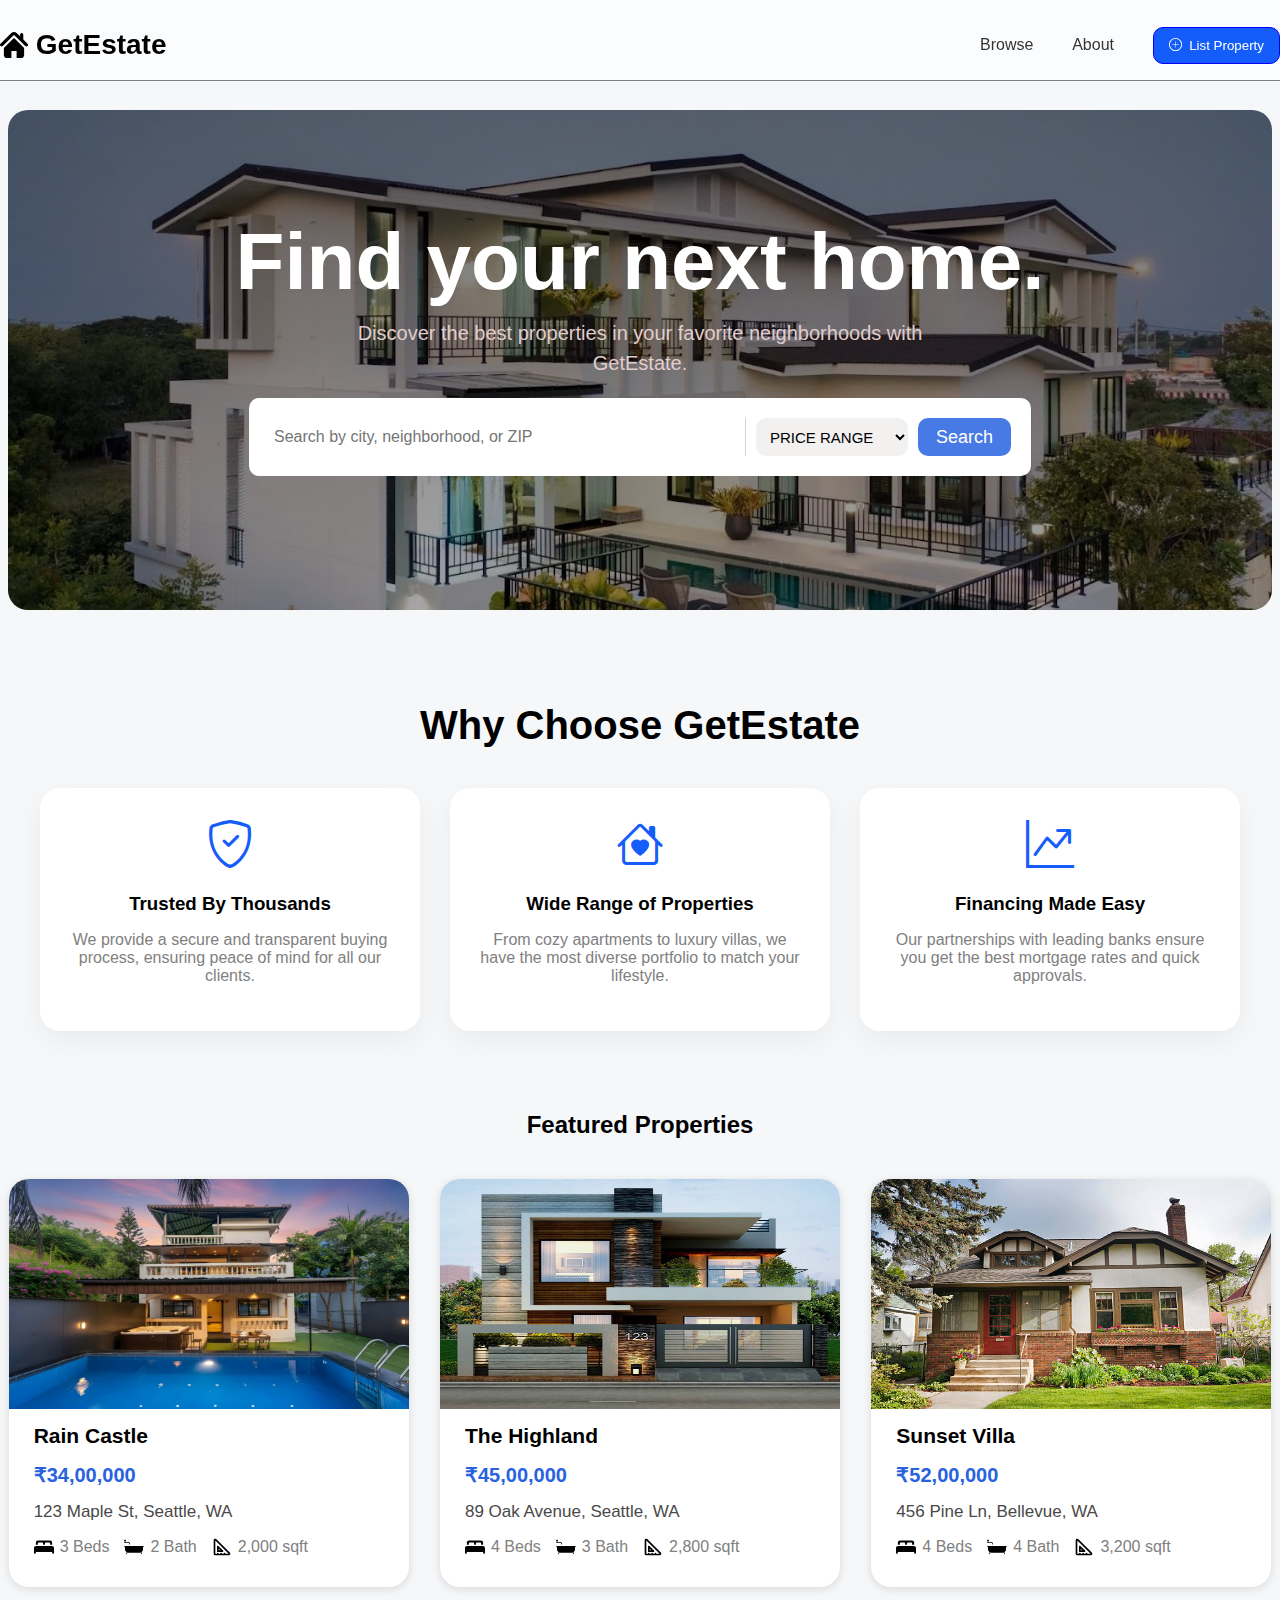
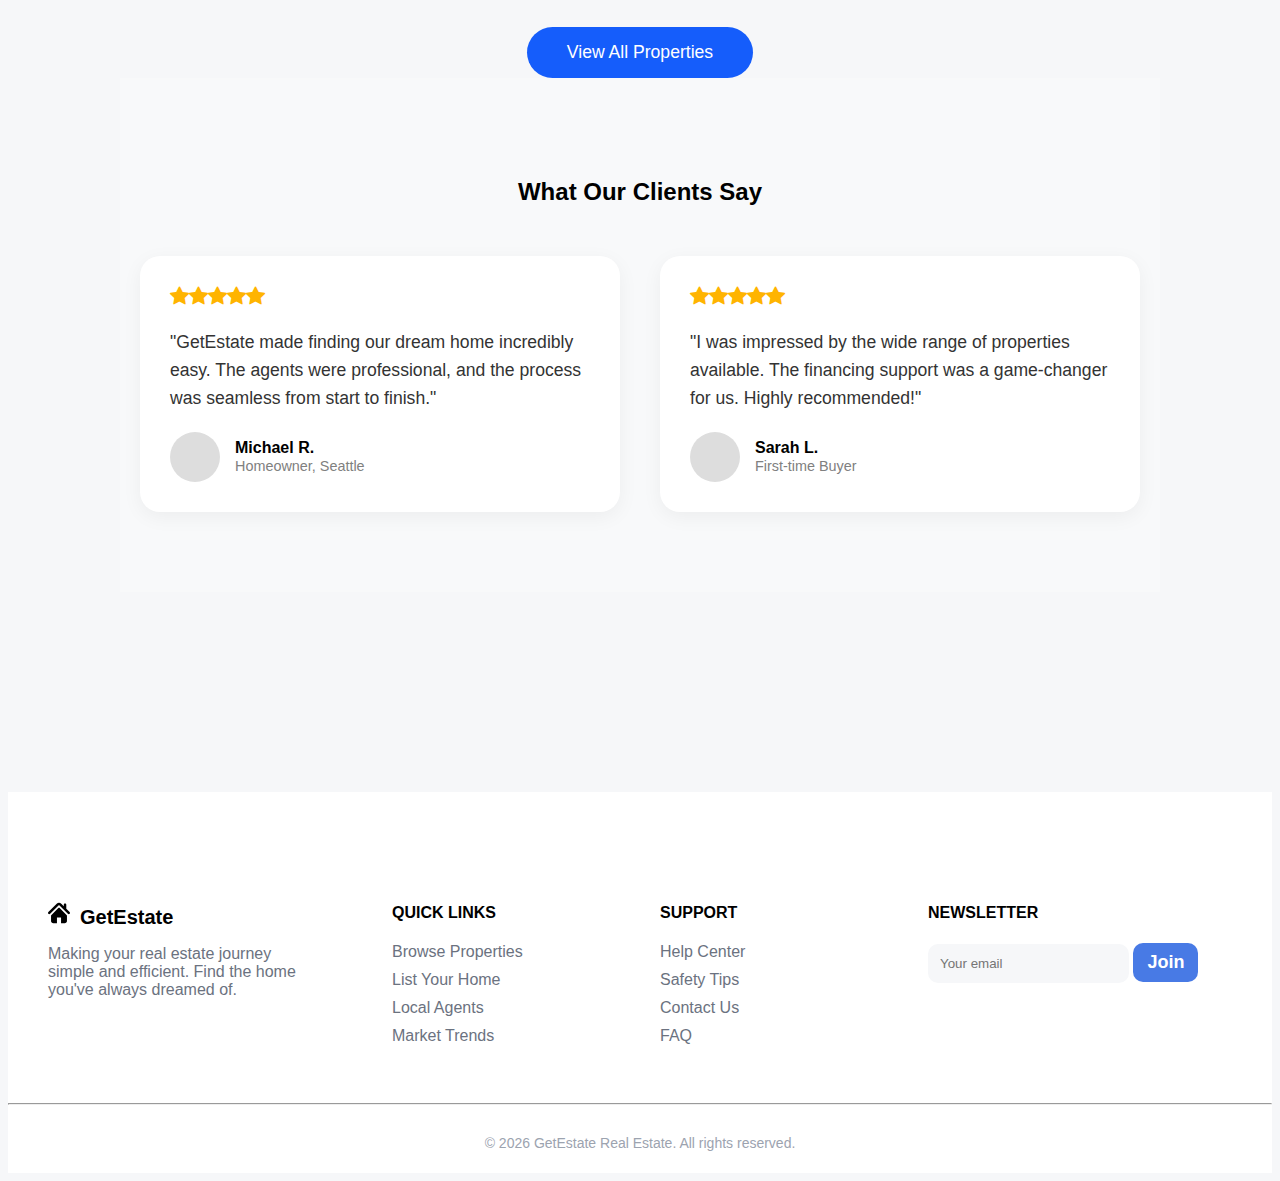
<file: index.html>
<!DOCTYPE html>
<html lang="en" data-theme="light">

<head>
    <meta charset="UTF-8">
    <meta name="viewport" content="width=device-width, initial-scale=1.0">
    <title>Document</title>
    <link rel="stylesheet" href="styles/index.css">
    <link rel="stylesheet" href="https://cdn.jsdelivr.net/npm/bootstrap-icons/font/bootstrap-icons.css">
    <link rel="stylesheet" href="styles/property-modal.css">


</head>

<body>
    <header>
        <div class="main-head">
            <a class="name-logo">
                <img src="assets/images/home.svg" width="28px">
                <span class="app-name">&nbsp;GetEstate</span>
            </a>
            <nav class="head-nav">
                <a href="pages/browse.html">Browse</a>
                <a href="#footer">About</a>
                <button onclick="openPropertyModal()">
                    <span class="bi bi-plus-circle">&nbsp;&nbsp;List Property</span>
                </button>
            </nav>
        </div>
    </header>


    <main>
        <section class="search-section">
            <div class="search-text">
                <h2>Find your next home.</h2>
                <p>Discover the best properties in your favorite neighborhoods with<br>GetEstate.</p>
                <form class="search-filter">
                    <input type="text" class="searchInput" size="48" placeholder="Search by city, neighborhood, or ZIP">

                    <div class="price-actions">
                        <select class="price-select">
                            <option value="">PRICE RANGE</option>
                            <option value="3000000">₹30,00,000+</option>
                            <option value="5000000">₹50,00,000+</option>
                            <option value="10000000">₹1,00,00,000+</option>
                        </select>

                        <button type="submit" class="filter-button">Search</button>
                    </div>
                </form>
            </div>
        </section>

        <section class="why-choose-us"
            style="padding: 60px 20px; max-width: 1200px; margin: 0 auto; text-align: center;">
            <h2 style="margin-bottom: 40px; font-size: 2.5rem;">Why Choose GetEstate</h2>
            <div style="display: grid; grid-template-columns: 4fr 4fr 4fr; gap: 30px;">
                <div
                    style="padding: 30px; background: var(--bg-color); border-radius: 20px; box-shadow: 0 10px 30px rgba(0,0,0,0.05);">
                    <i class="bi bi-shield-check"
                        style="font-size: 3rem; color: #155dfb; margin-bottom: 20px; display: block;"></i>
                    <h3 style="margin-bottom: 15px;">Trusted By Thousands</h3>
                    <p style="color: gray;">We provide a secure and transparent buying process, ensuring peace of mind
                        for all our clients.</p>
                </div>
                <div
                    style="padding: 30px; background: var(--bg-color); border-radius: 20px; box-shadow: 0 10px 30px rgba(0,0,0,0.05);">
                    <i class="bi bi-house-heart"
                        style="font-size: 3rem; color: #155dfb; margin-bottom: 20px; display: block;"></i>
                    <h3 style="margin-bottom: 15px;">Wide Range of Properties</h3>
                    <p style="color: gray;">From cozy apartments to luxury villas, we have the most diverse portfolio to
                        match your lifestyle.</p>
                </div>
                <div
                    style="padding: 30px; background: var(--bg-color); border-radius: 20px; box-shadow: 0 10px 30px rgba(0,0,0,0.05);">
                    <i class="bi bi-graph-up-arrow"
                        style="font-size: 3rem; color: #155dfb; margin-bottom: 20px; display: block;"></i>
                    <h3 style="margin-bottom: 15px;">Financing Made Easy</h3>
                    <p style="color: gray;">Our partnerships with leading banks ensure you get the best mortgage rates
                        and quick approvals.</p>
                </div>
            </div>
        </section>

        <section class="property-section">
            <h2 style="text-align: center; margin-bottom: 40px;">Featured Properties</h2>

            <div class="detail-cards" id="detail-cards">
                <a class="property-card" href="property pages/property1.html">
                    <div class="pcard-image">
                        <img src="assets/images/house1/property_home.webp" alt="bungalow-image">
                    </div>
                    <div class="pcard-details">
                        <div class="pcard-title">
                            Rain Castle
                        </div>
                        <div class="pcard-price">
                            <span>₹34,00,000</span>
                        </div>
                        <div class="pcard-add">
                            <span>123 Maple St, Seattle, WA</span>
                        </div>
                        <div class="pcard-prop-info">
                            <div><img src="assets/images/bed.svg" height="20px"><span>3 Beds</span></div>
                            <div><img src="assets/images/bath.svg" height="20px"><span>2 Bath</span></div>
                            <div><img src="assets/images/area.svg" height="20px"><span>2,000 sqft</span></div>
                        </div>
                    </div>
                </a>

                <a class="property-card" href="property pages/property1.html">
                    <div class="pcard-image">
                        <img src="assets/images/house2.jpg" alt="bungalow-image">
                    </div>
                    <div class="pcard-details">
                        <div class="pcard-title">
                            The Highland
                        </div>
                        <div class="pcard-price">
                            <span>₹45,00,000</span>
                        </div>
                        <div class="pcard-add">
                            <span>89 Oak Avenue, Seattle, WA</span>
                        </div>
                        <div class="pcard-prop-info">
                            <div><img src="assets/images/bed.svg" height="20px"><span>4 Beds</span></div>
                            <div><img src="assets/images/bath.svg" height="20px"><span>3 Bath</span></div>
                            <div><img src="assets/images/area.svg" height="20px"><span>2,800 sqft</span></div>
                        </div>
                    </div>
                </a>

                <a class="property-card" href="property pages/property1.html">
                    <div class="pcard-image">
                        <img src="assets/images/house3.jpg" alt="bungalow-image">
                    </div>
                    <div class="pcard-details">
                        <div class="pcard-title">
                            Sunset Villa
                        </div>
                        <div class="pcard-price">
                            <span>₹52,00,000</span>
                        </div>
                        <div class="pcard-add">
                            <span>456 Pine Ln, Bellevue, WA</span>
                        </div>
                        <div class="pcard-prop-info">
                            <div><img src="assets/images/bed.svg" height="20px"><span>4 Beds</span></div>
                            <div><img src="assets/images/bath.svg" height="20px"><span>4 Bath</span></div>
                            <div><img src="assets/images/area.svg" height="20px"><span>3,200 sqft</span></div>
                        </div>
                    </div>
                </a>
            </div>

            <div style="text-align: center; margin-top: 40px;">
                <a href="pages/browse.html"
                    style="display: inline-block; padding: 15px 40px; background: #155dfb; color: white; border-radius: 30px; text-decoration: none; font-weight: 500; font-size: 1.1rem; transition: transform 0.2s;">View
                    All Properties</a>
            </div>
        </section>

        <section class="testimonials-section" style="padding: 80px 20px; background: #f8f9fa;">
            <div style="max-width: 1000px; margin: 0 auto; text-align: center;">
                <h2 style="margin-bottom: 50px;">What Our Clients Say</h2>
                <div style="display: grid; grid-template-columns: repeat(2, 1fr); gap: 40px; text-align: left;">
                    <div
                        style="background: white; padding: 30px; border-radius: 20px; box-shadow: 0 5px 20px rgba(0,0,0,0.05);">
                        <div style="color: #ffb400; font-size: 1.2rem; margin-bottom: 20px;">
                            <i class="bi bi-star-fill"></i><i class="bi bi-star-fill"></i><i
                                class="bi bi-star-fill"></i><i class="bi bi-star-fill"></i><i
                                class="bi bi-star-fill"></i>
                        </div>
                        <p style="font-size: 1.1rem; line-height: 1.6; margin-bottom: 20px; color: #333;">"GetEstate
                            made finding our dream home incredibly easy. The agents were professional, and the process
                            was seamless from start to finish."</p>
                        <div style="display: flex; align-items: center; gap: 15px;">
                            <div style="background: #ddd; width: 50px; height: 50px; border-radius: 50%;"></div>
                            <div>
                                <h4 style="margin: 0;">Michael R.</h4>
                                <span style="font-size: 0.9rem; color: gray;">Homeowner, Seattle</span>
                            </div>
                        </div>
                    </div>
                    <div
                        style="background: white; padding: 30px; border-radius: 20px; box-shadow: 0 5px 20px rgba(0,0,0,0.05);">
                        <div style="color: #ffb400; font-size: 1.2rem; margin-bottom: 20px;">
                            <i class="bi bi-star-fill"></i><i class="bi bi-star-fill"></i><i
                                class="bi bi-star-fill"></i><i class="bi bi-star-fill"></i><i
                                class="bi bi-star-fill"></i>
                        </div>
                        <p style="font-size: 1.1rem; line-height: 1.6; margin-bottom: 20px; color: #333;">"I was
                            impressed by the wide range of properties available. The financing support was a
                            game-changer for us. Highly recommended!"</p>
                        <div style="display: flex; align-items: center; gap: 15px;">
                            <div style="background: #ddd; width: 50px; height: 50px; border-radius: 50%;"></div>
                            <div>
                                <h4 style="margin: 0;">Sarah L.</h4>
                                <span style="font-size: 0.9rem; color: gray;">First-time Buyer</span>
                            </div>
                        </div>
                    </div>
                </div>
            </div>
        </section>
    </main>

    <footer id="footer">
        <div class="site-footer">
            <div class="footer-name-logo">
                <div>
                    <img src="assets/images/home.svg" width="22px">
                    <span class="footer-app-name">&nbsp;GetEstate</span>
                </div>
                <p>
                    Making your real estate journey simple and efficient. Find the home you've always dreamed of.
                </p>
            </div>

            <nav class="footer-nav">
                <h4>QUICK LINKS</h4>
                <ul>
                    <li><a href="pages/browse.html">Browse Properties</a></li>
                    <li><a href="#">List Your Home</a></li>
                    <li><a href="pages/local-agents.html">Local Agents</a></li>
                    <li><a href="pages/market-trends.html">Market Trends</a></li>
                </ul>
            </nav>

            <nav class="footer-nav">
                <h4>SUPPORT</h4>
                <ul>
                    <li><a href="pages/help-center.html">Help Center</a></li>
                    <li><a href="pages/safety-tips.html">Safety Tips</a></li>
                    <li><a href="pages/contact-us.html">Contact Us</a></li>
                    <li><a href="pages/faq.html">FAQ</a></li>
                </ul>
            </nav>

            <div class="footer-newsletter">
                <h4>NEWSLETTER</h4>
                <form class="newsletter">
                    <input type="email" placeholder="Your email" class="news-email">
                    <button>Join</button>
                </form>
            </div>
        </div>

        <hr style="background-color: gray;">

        <div class="copyright-info">
            &copy; 2026 GetEstate Real Estate. All rights reserved.
        </div>
    </footer>


    <script src="https://cdn.jsdelivr.net/npm/bootstrap@5.3.2/dist/js/bootstrap.bundle.min.js"></script>
    <script src="main.js"></script>

</body>

</html>
</file>
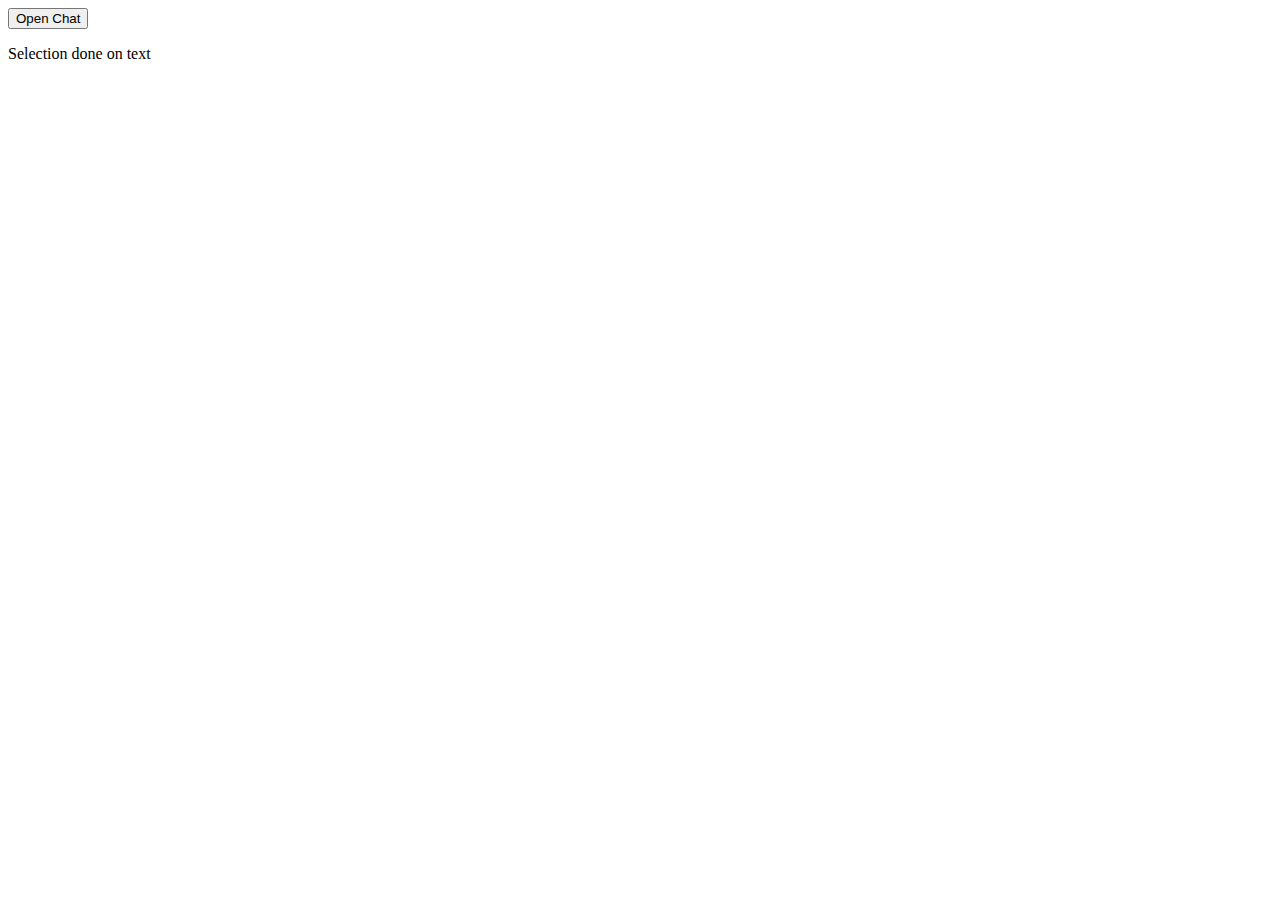
<file: test.html>
<!DOCTYPE html>
<html lang="en">

<head>
    <meta charset="UTF-8">
    <meta name="viewport" content="width=device-width, initial-scale=1.0">
    <title>Document</title>
</head>

<body>
    <button onclick="document.getElementById('myDialog').showModal()">Open Chat</button>
    <p>Selection done on text</p>


    <dialog id="myDialog">
        <p>This is a dialog box</p>
        <button onclick="document.getElementById('myDialog').close()">Close chat</button>
    </dialog>
</body>

</html>
</file>
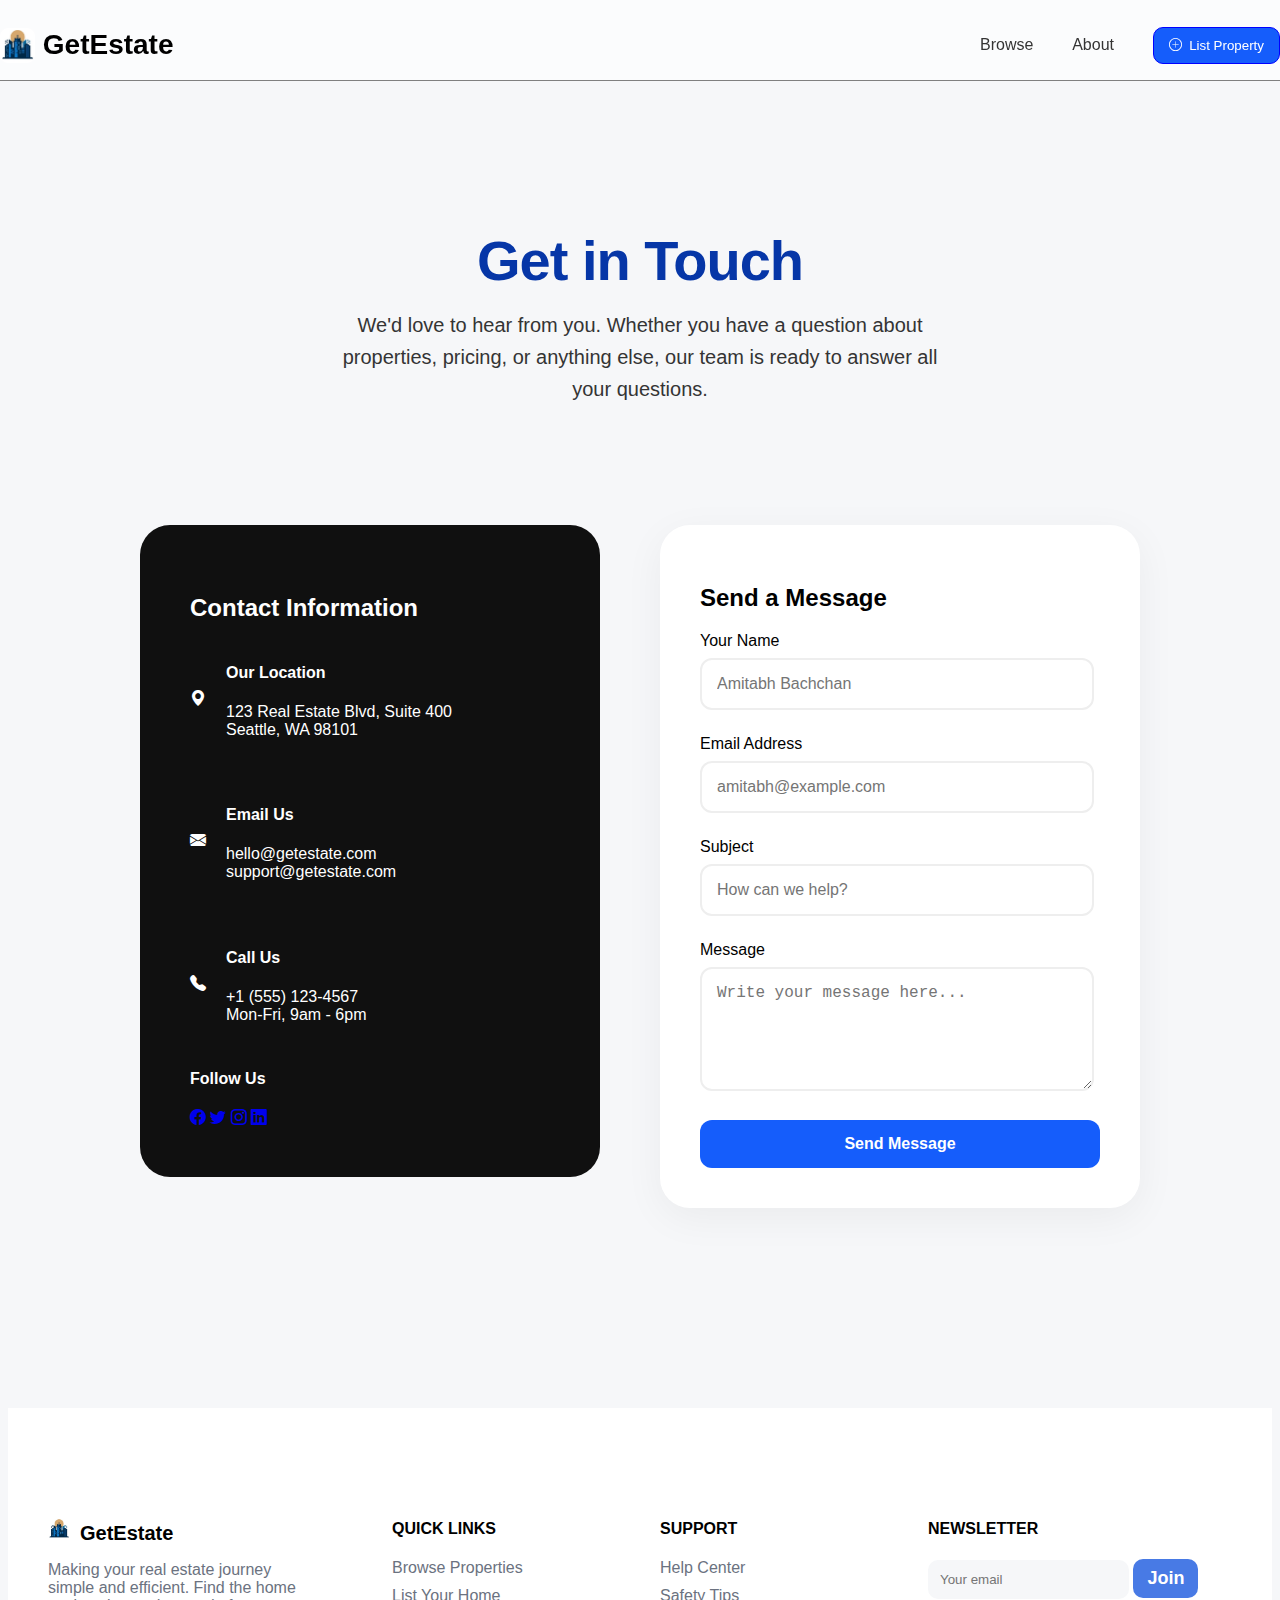
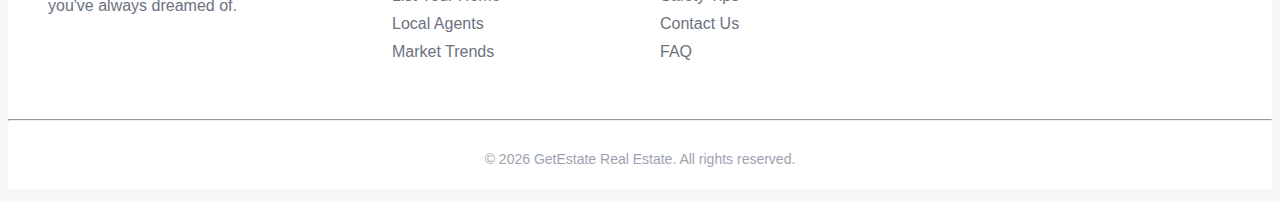
<file: pages/contact-us.html>
<!DOCTYPE html>
<html lang="en" data-theme="light">

<head>
    <meta charset="UTF-8">
    <meta name="viewport" content="width=device-width, initial-scale=1.0">
    <title>Contact Us - GetEstate</title>
    <link rel="icon" href="../assets/images/icon-img.png" type="image/png">
    <link rel="stylesheet" href="../styles/index.css">
    <link rel="stylesheet" href="../styles/contact-us.css">
    <link rel="stylesheet" href="../styles/property-modal.css">
    <link rel="stylesheet" href="https://cdn.jsdelivr.net/npm/bootstrap-icons/font/bootstrap-icons.css">
</head>

<body>
    <header>
        <div class="main-head">
            <a href="../index.html" class="name-logo">
                <img src="../assets/images/icon-img.png" style="height: 35px; width: auto;">
                <span class="app-name">&nbsp;GetEstate</span>
            </a>
            <nav class="head-nav">
                <a href="browse.html">Browse</a>
                <a href="../index.html#footer">About</a>
                <button onclick="openPropertyModal()">
                    <span class="bi bi-plus-circle">&nbsp;&nbsp;List Property</span>
                </button>
            </nav>
        </div>
    </header>

    <main>
        <div class="page-header">
            <h1>Get in Touch</h1>
            <p>We'd love to hear from you. Whether you have a question about properties, pricing, or anything else, our
                team is ready to answer all your questions.</p>
        </div>

        <div class="contact-container">
            <div class="contact-info-card">
                <h2>Contact Information</h2>
                <div class="info-item">
                    <i class="bi bi-geo-alt-fill contact-icon"></i>
                    <div class="info-content">
                        <h4>Our Location</h4>
                        <p>123 Real Estate Blvd, Suite 400<br>Seattle, WA 98101</p>
                    </div>
                </div>
                <div class="info-item">
                    <i class="bi bi-envelope-fill contact-icon"></i>
                    <div class="info-content">
                        <h4>Email Us</h4>
                        <p>hello@getestate.com<br>support@getestate.com</p>
                    </div>
                </div>
                <div class="info-item">
                    <i class="bi bi-telephone-fill contact-icon"></i>
                    <div class="info-content">
                        <h4>Call Us</h4>
                        <p>+1 (555) 123-4567<br>Mon-Fri, 9am - 6pm</p>
                    </div>
                </div>

                <div class="social-section">
                    <h4>Follow Us</h4>
                    <div class="social-icons">
                        <a href="#" class="social-icon"><i class="bi bi-facebook"></i></a>
                        <a href="#" class="social-icon"><i class="bi bi-twitter"></i></a>
                        <a href="#" class="social-icon"><i class="bi bi-instagram"></i></a>
                        <a href="#" class="social-icon"><i class="bi bi-linkedin"></i></a>
                    </div>
                </div>
            </div>

            <form class="contact-form">
                <h2>Send a Message</h2>
                <div class="form-group">
                    <label for="name">Your Name</label>
                    <input type="text" id="name" placeholder="Amitabh Bachchan">
                </div>
                <div class="form-group">
                    <label for="email">Email Address</label>
                    <input type="email" id="email" placeholder="amitabh@example.com">
                </div>
                <div class="form-group">
                    <label for="subject">Subject</label>
                    <input type="text" id="subject" placeholder="How can we help?">
                </div>
                <div class="form-group">
                    <label for="message">Message</label>
                    <textarea id="message" rows="5" placeholder="Write your message here..."></textarea>
                </div>
                <button type="submit" class="btn-primary">Send Message</button>
            </form>
        </div>
    </main>

    <footer id="footer">
        <div class="site-footer">
            <div class="footer-name-logo">
                <div>
                    <img src="../assets/images/icon-img.png" style="height: 22px; width: auto;">
                    <span class="footer-app-name">&nbsp;GetEstate</span>
                </div>
                <p>Making your real estate journey simple and efficient. Find the home you've always dreamed of.</p>
            </div>

            <nav class="footer-nav">
                <h4>QUICK LINKS</h4>
                <ul>
                    <li><a href="browse.html">Browse Properties</a></li>
                    <li><a href="#">List Your Home</a></li>
                    <li><a href="local-agents.html">Local Agents</a></li>
                    <li><a href="market-trends.html">Market Trends</a></li>
                </ul>
            </nav>

            <nav class="footer-nav">
                <h4>SUPPORT</h4>
                <ul>
                    <li><a href="help-center.html">Help Center</a></li>
                    <li><a href="safety-tips.html">Safety Tips</a></li>
                    <li><a href="contact-us.html">Contact Us</a></li>
                    <li><a href="faq.html">FAQ</a></li>
                </ul>
            </nav>

            <div class="footer-newsletter">
                <h4>NEWSLETTER</h4>
                <form class="newsletter">
                    <input type="email" placeholder="Your email" class="news-email">
                    <button>Join</button>
                </form>
            </div>
        </div>

        <hr>

        <div class="copyright-info">
            &copy; 2026 GetEstate Real Estate. All rights reserved.
        </div>
    </footer>
    <script src="../main.js"></script>
    <script src="https://cdn.jsdelivr.net/npm/bootstrap@5.3.2/dist/js/bootstrap.bundle.min.js"></script>
</body>

</html>
</file>
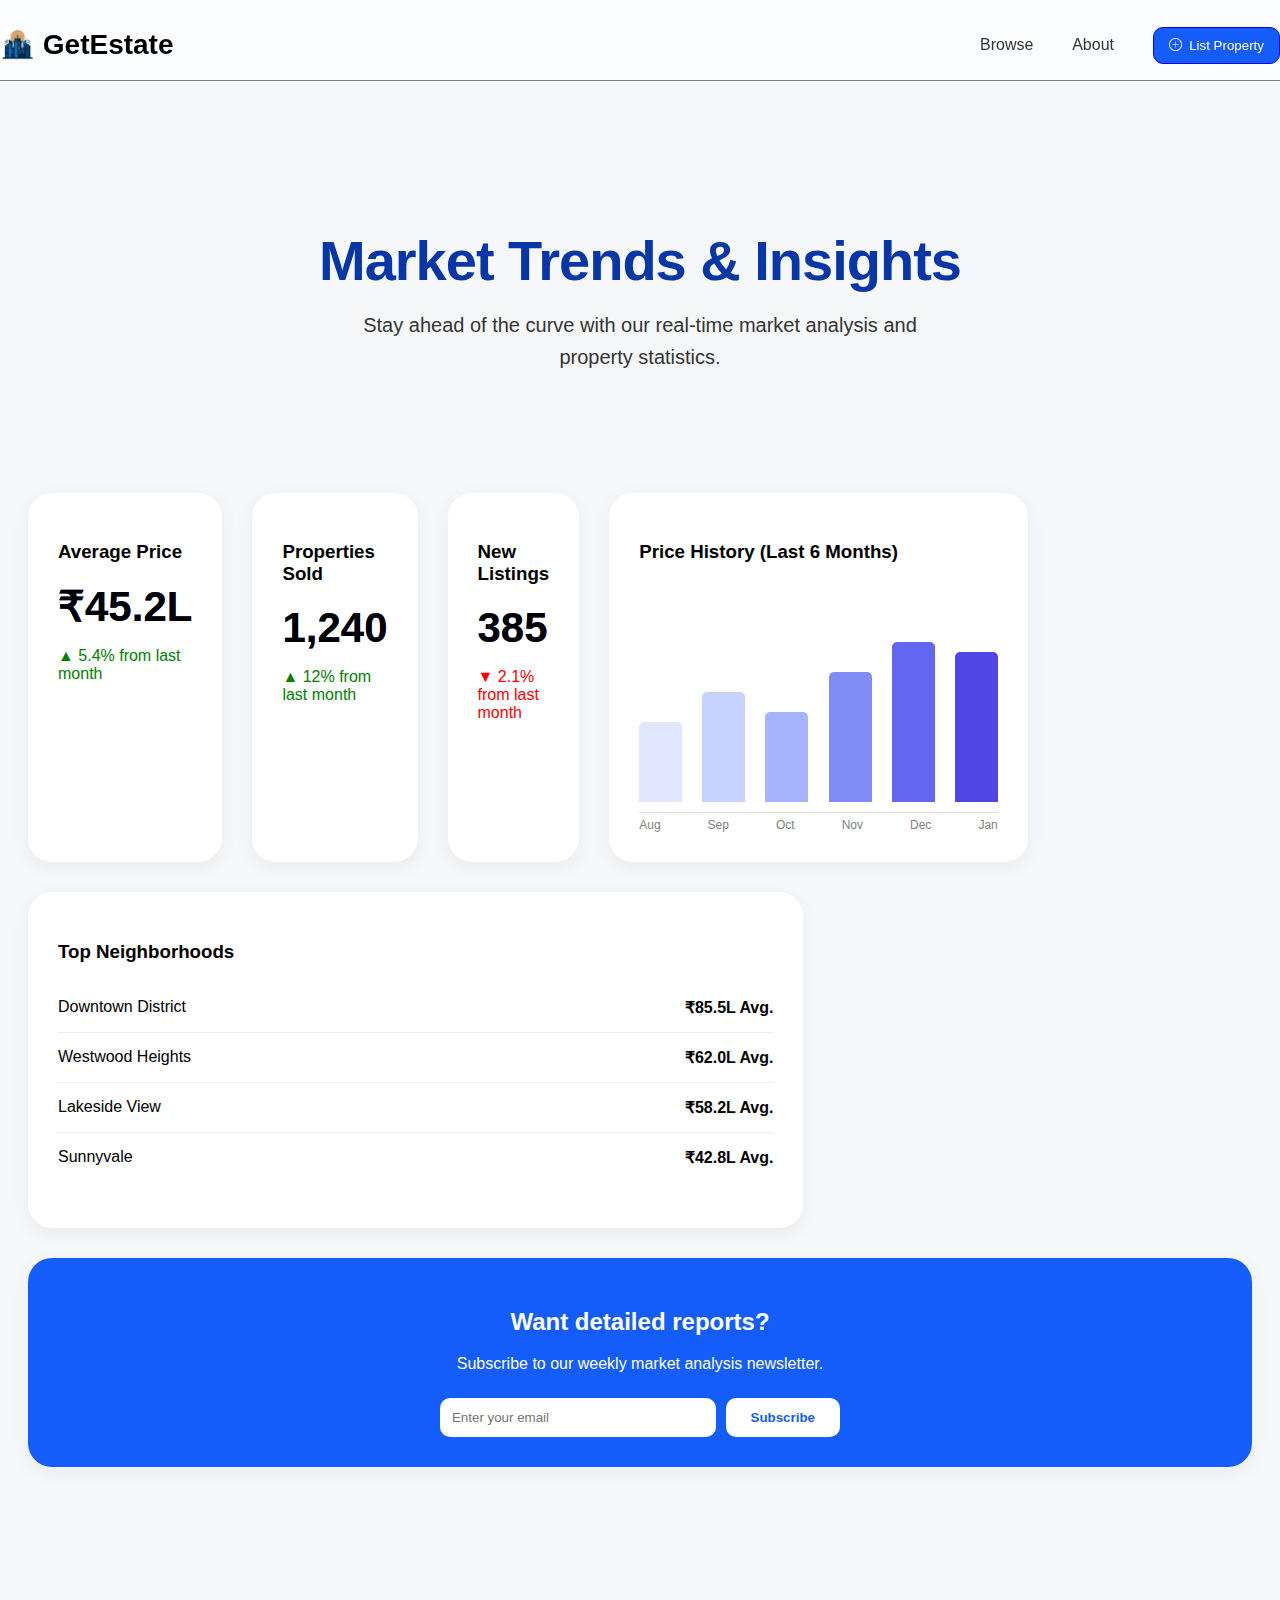
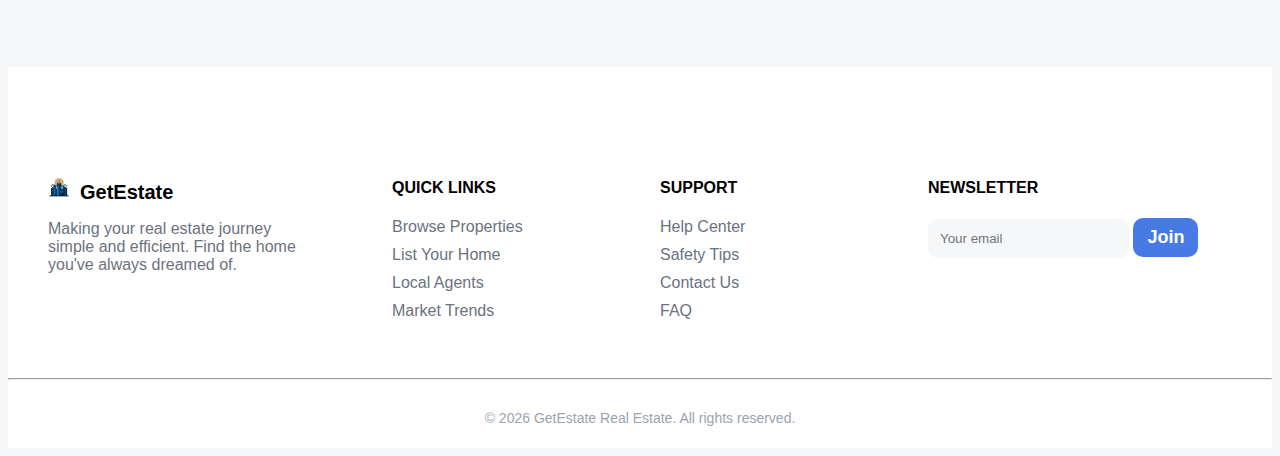
<file: pages/market-trends.html>
<!DOCTYPE html>
<html lang="en" data-theme="light">

<head>
    <meta charset="UTF-8">
    <meta name="viewport" content="width=device-width, initial-scale=1.0">
    <title>Market Trends - GetEstate</title>
    <link rel="icon" href="../assets/images/icon-img.png" type="image/png">
    <link rel="stylesheet" href="../styles/index.css">
    <link rel="stylesheet" href="../styles/market-trends.css">
    <link rel="stylesheet" href="../styles/property-modal.css">
    <link rel="stylesheet" href="https://cdn.jsdelivr.net/npm/bootstrap-icons/font/bootstrap-icons.css">
</head>

<body>
    <header>
        <div class="main-head">
            <a href="../index.html" class="name-logo">
                <img src="../assets/images/icon-img.png" style="height: 35px; width: auto;">
                <span class="app-name">&nbsp;GetEstate</span>
            </a>
            <nav class="head-nav">
                <a href="browse.html">Browse</a>
                <a href="../index.html#footer">About</a>
                <button onclick="openPropertyModal()">
                    <span class="bi bi-plus-circle">&nbsp;&nbsp;List Property</span>
                </button>
            </nav>
        </div>
    </header>

    <main>
        <div class="page-header">
            <h1>Market Trends & Insights</h1>
            <p>Stay ahead of the curve with our real-time market analysis and property statistics.</p>
        </div>

        <div class="trends-container">
            <div class="trend-card third">
                <h3>Average Price</h3>
                <div class="stat-value">₹45.2L</div>
                <p class="trend-up">▲ 5.4% from last month</p>
            </div>
            <div class="trend-card third">
                <h3>Properties Sold</h3>
                <div class="stat-value">1,240</div>
                <p class="trend-up">▲ 12% from last month</p>
            </div>
            <div class="trend-card third">
                <h3>New Listings</h3>
                <div class="stat-value">385</div>
                <p class="trend-down">▼ 2.1% from last month</p>
            </div>

            <div class="trend-card half card-flex">
                <h3>Price History (Last 6 Months)</h3>
                <div class="chart-container">
                    <div class="chart-bar bar-1"></div>
                    <div class="chart-bar bar-2"></div>
                    <div class="chart-bar bar-3"></div>
                    <div class="chart-bar bar-4"></div>
                    <div class="chart-bar bar-5"></div>
                    <div class="chart-bar bar-6"></div>
                </div>
                <div class="chart-labels">
                    <span>Aug</span><span>Sep</span><span>Oct</span><span>Nov</span><span>Dec</span><span>Jan</span>
                </div>
            </div>

            <div class="trend-card half">
                <h3>Top Neighborhoods</h3>
                <ul class="neighborhood-list">
                    <li class="neighborhood-item">
                        <span>Downtown District</span>
                        <span class="price-bold">₹85.5L Avg.</span>
                    </li>
                    <li class="neighborhood-item">
                        <span>Westwood Heights</span>
                        <span class="price-bold">₹62.0L Avg.</span>
                    </li>
                    <li class="neighborhood-item">
                        <span>Lakeside View</span>
                        <span class="price-bold">₹58.2L Avg.</span>
                    </li>
                    <li class="neighborhood-item">
                        <span>Sunnyvale</span>
                        <span class="price-bold">₹42.8L Avg.</span>
                    </li>
                </ul>
            </div>

            <div class="trend-card full subscribe-card">
                <h2>Want detailed reports?</h2>
                <p class="subscribe-text">Subscribe to our weekly market analysis newsletter.</p>
                <div class="subscribe-form">
                    <input type="email" placeholder="Enter your email" class="subscribe-input">
                    <button class="subscribe-btn">Subscribe</button>
                </div>
            </div>
        </div>
    </main>

    <footer id="footer">
        <div class="site-footer">
            <div class="footer-name-logo">
                <div>
                    <img src="../assets/images/icon-img.png" style="height: 22px; width: auto;">
                    <span class="footer-app-name">&nbsp;GetEstate</span>
                </div>
                <p>Making your real estate journey simple and efficient. Find the home you've always dreamed of.</p>
            </div>

            <nav class="footer-nav">
                <h4>QUICK LINKS</h4>
                <ul>
                    <li><a href="browse.html">Browse Properties</a></li>
                    <li><a href="#">List Your Home</a></li>
                    <li><a href="local-agents.html">Local Agents</a></li>
                    <li><a href="market-trends.html">Market Trends</a></li>
                </ul>
            </nav>

            <nav class="footer-nav">
                <h4>SUPPORT</h4>
                <ul>
                    <li><a href="help-center.html">Help Center</a></li>
                    <li><a href="safety-tips.html">Safety Tips</a></li>
                    <li><a href="contact-us.html">Contact Us</a></li>
                    <li><a href="faq.html">FAQ</a></li>
                </ul>
            </nav>

            <div class="footer-newsletter">
                <h4>NEWSLETTER</h4>
                <form class="newsletter">
                    <input type="email" placeholder="Your email" class="news-email">
                    <button>Join</button>
                </form>
            </div>
        </div>

        <hr>

        <div class="copyright-info">
            &copy; 2026 GetEstate Real Estate. All rights reserved.
        </div>
    </footer>
    <script src="../main.js"></script>
    <script src="https://cdn.jsdelivr.net/npm/bootstrap@5.3.2/dist/js/bootstrap.bundle.min.js"></script>
</body>

</html>
</file>
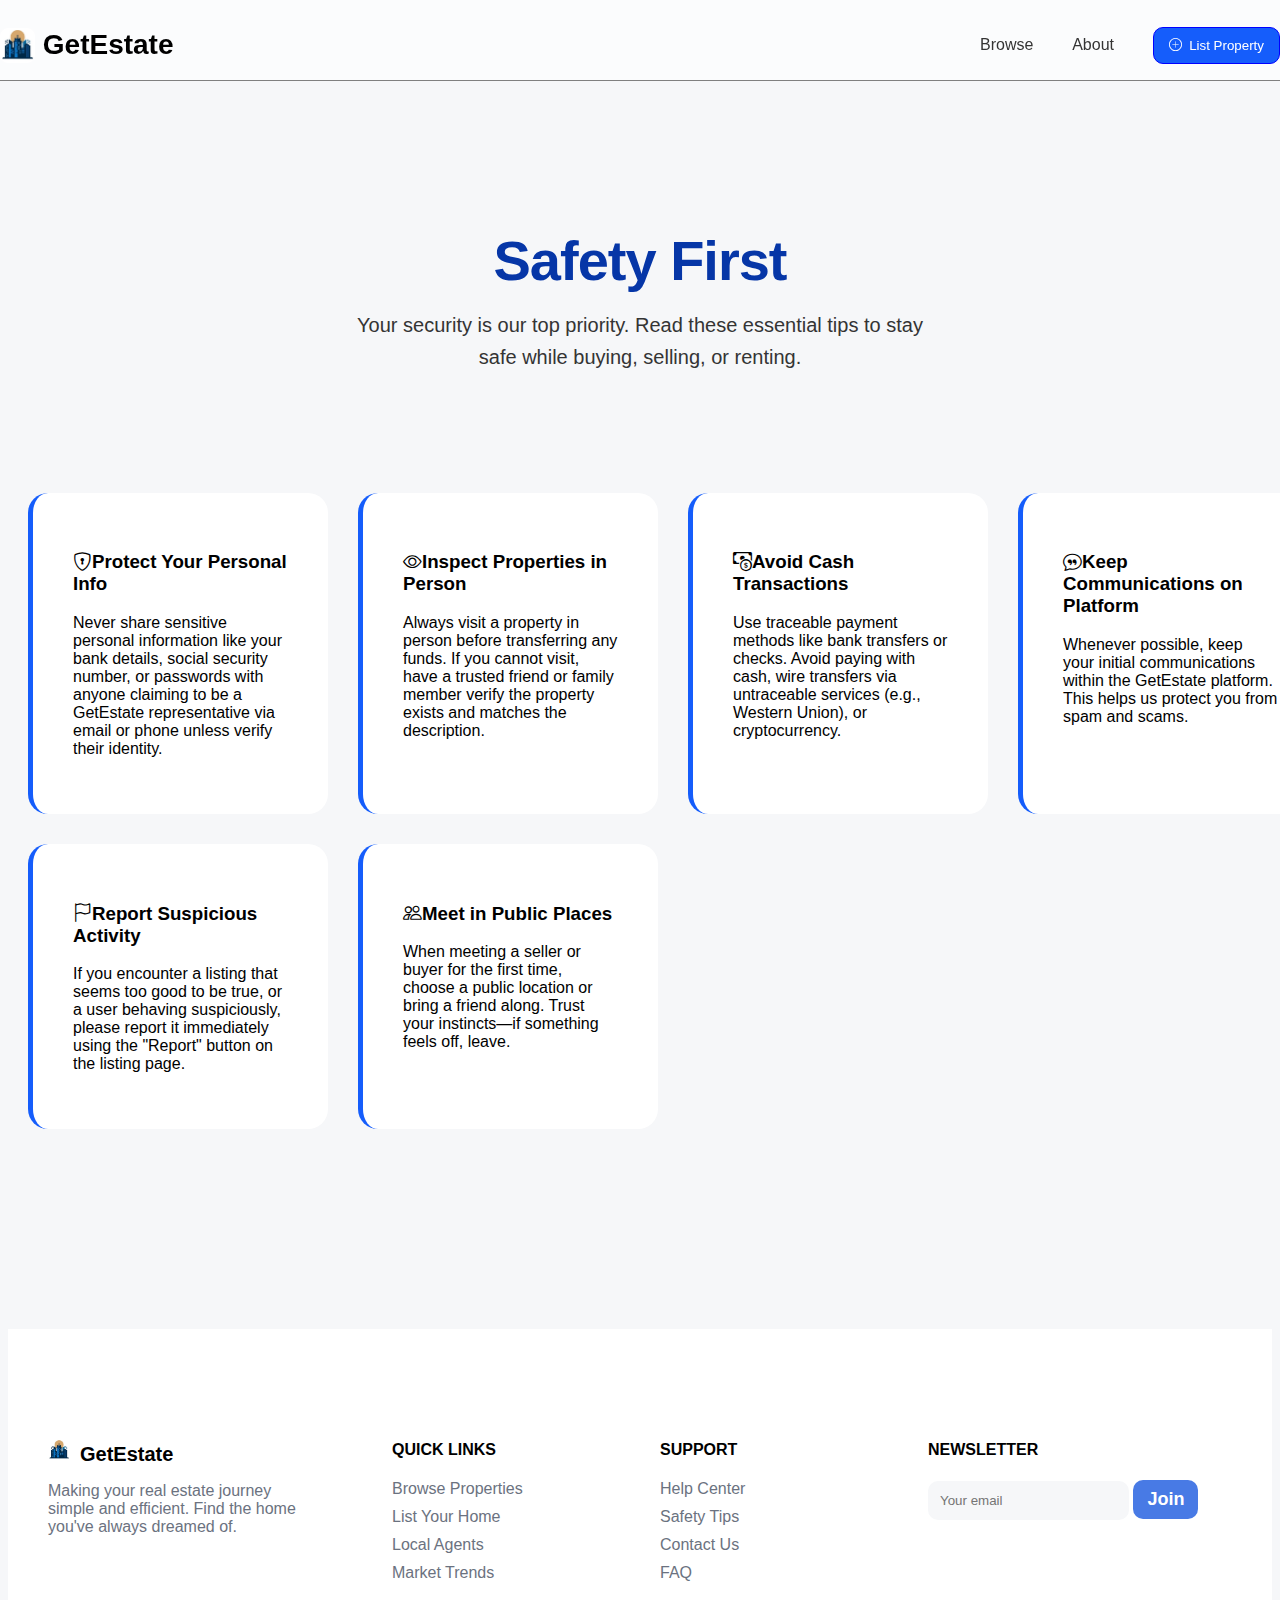
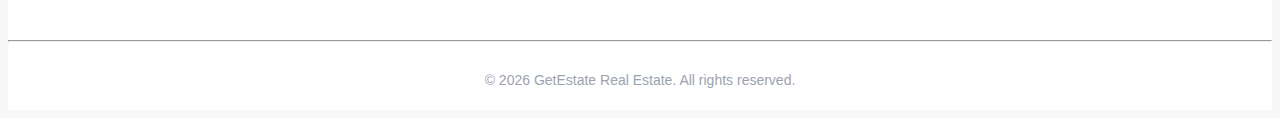
<file: pages/safety-tips.html>
<!DOCTYPE html>
<html lang="en" data-theme="light">

<head>
    <meta charset="UTF-8">
    <meta name="viewport" content="width=device-width, initial-scale=1.0">
    <title>Safety Tips - GetEstate</title>
    <link rel="icon" href="../assets/images/icon-img.png" type="image/png">
    <link rel="stylesheet" href="../styles/index.css">
    <link rel="stylesheet" href="../styles/safety-tips.css">
    <link rel="stylesheet" href="../styles/property-modal.css">
    <link rel="stylesheet" href="https://cdn.jsdelivr.net/npm/bootstrap-icons/font/bootstrap-icons.css">
</head>

<body>
    <header>
        <div class="main-head">
            <a href="../index.html" class="name-logo">
                <img src="../assets/images/icon-img.png" style="height: 35px; width: auto;">
                <span class="app-name">&nbsp;GetEstate</span>
            </a>
            <nav class="head-nav">
                <a href="browse.html">Browse</a>
                <a href="../index.html#footer">About</a>
                <button onclick="openPropertyModal()">
                    <span class="bi bi-plus-circle">&nbsp;&nbsp;List Property</span>
                </button>
            </nav>
        </div>
    </header>

    <main>
        <div class="page-header">
            <h1>Safety First</h1>
            <p>Your security is our top priority. Read these essential tips to stay safe while buying, selling, or
                renting.</p>
        </div>

        <div class="safety-grid">
            <div class="safety-card">
                <h3 class="safety-title"><i class="bi bi-shield-lock safety-icon"></i>Protect Your Personal Info</h3>
                <p class="safety-desc">Never share sensitive personal information like your bank
                    details, social security number, or passwords with anyone claiming to be a GetEstate representative
                    via email or phone unless verify their identity.</p>
            </div>

            <div class="safety-card">
                <h3 class="safety-title"><i class="bi bi-eye safety-icon"></i>Inspect Properties in Person</h3>
                <p class="safety-desc">Always visit a property in person before transferring any
                    funds. If you cannot visit, have a trusted friend or family member verify the property exists and
                    matches the description.</p>
            </div>

            <div class="safety-card">
                <h3 class="safety-title"><i class="bi bi-cash-coin safety-icon"></i>Avoid Cash Transactions</h3>
                <p class="safety-desc">Use traceable payment methods like bank transfers or checks.
                    Avoid paying with cash, wire transfers via untraceable services (e.g., Western Union), or
                    cryptocurrency.</p>
            </div>

            <div class="safety-card">
                <h3 class="safety-title"><i class="bi bi-chat-quote safety-icon"></i>Keep Communications on Platform
                </h3>
                <p class="safety-desc">Whenever possible, keep your initial communications within the
                    GetEstate platform. This helps us protect you from spam and scams.</p>
            </div>

            <div class="safety-card">
                <h3 class="safety-title"><i class="bi bi-flag safety-icon"></i>Report Suspicious Activity</h3>
                <p class="safety-desc">If you encounter a listing that seems too good to be true, or
                    a user behaving suspiciously, please report it immediately using the "Report" button on the listing
                    page.</p>
            </div>

            <div class="safety-card">
                <h3 class="safety-title"><i class="bi bi-people safety-icon"></i>Meet in Public Places</h3>
                <p class="safety-desc">When meeting a seller or buyer for the first time, choose a
                    public location or bring a friend along. Trust your instincts—if something feels off, leave.</p>
            </div>
        </div>
    </main>

    <footer id="footer">
        <div class="site-footer">
            <div class="footer-name-logo">
                <div>
                    <img src="../assets/images/icon-img.png" style="height: 22px; width: auto;">
                    <span class="footer-app-name">&nbsp;GetEstate</span>
                </div>
                <p>Making your real estate journey simple and efficient. Find the home you've always dreamed of.</p>
            </div>

            <nav class="footer-nav">
                <h4>QUICK LINKS</h4>
                <ul>
                    <li><a href="browse.html">Browse Properties</a></li>
                    <li><a href="#">List Your Home</a></li>
                    <li><a href="local-agents.html">Local Agents</a></li>
                    <li><a href="market-trends.html">Market Trends</a></li>
                </ul>
            </nav>

            <nav class="footer-nav">
                <h4>SUPPORT</h4>
                <ul>
                    <li><a href="help-center.html">Help Center</a></li>
                    <li><a href="safety-tips.html">Safety Tips</a></li>
                    <li><a href="contact-us.html">Contact Us</a></li>
                    <li><a href="faq.html">FAQ</a></li>
                </ul>
            </nav>

            <div class="footer-newsletter">
                <h4>NEWSLETTER</h4>
                <form class="newsletter">
                    <input type="email" placeholder="Your email" class="news-email">
                    <button>Join</button>
                </form>
            </div>
        </div>

        <hr>

        <div class="copyright-info">
            &copy; 2026 GetEstate Real Estate. All rights reserved.
        </div>
    </footer>
    <script src="../main.js"></script>
    <script src="https://cdn.jsdelivr.net/npm/bootstrap@5.3.2/dist/js/bootstrap.bundle.min.js"></script>
</body>

</html>
</file>
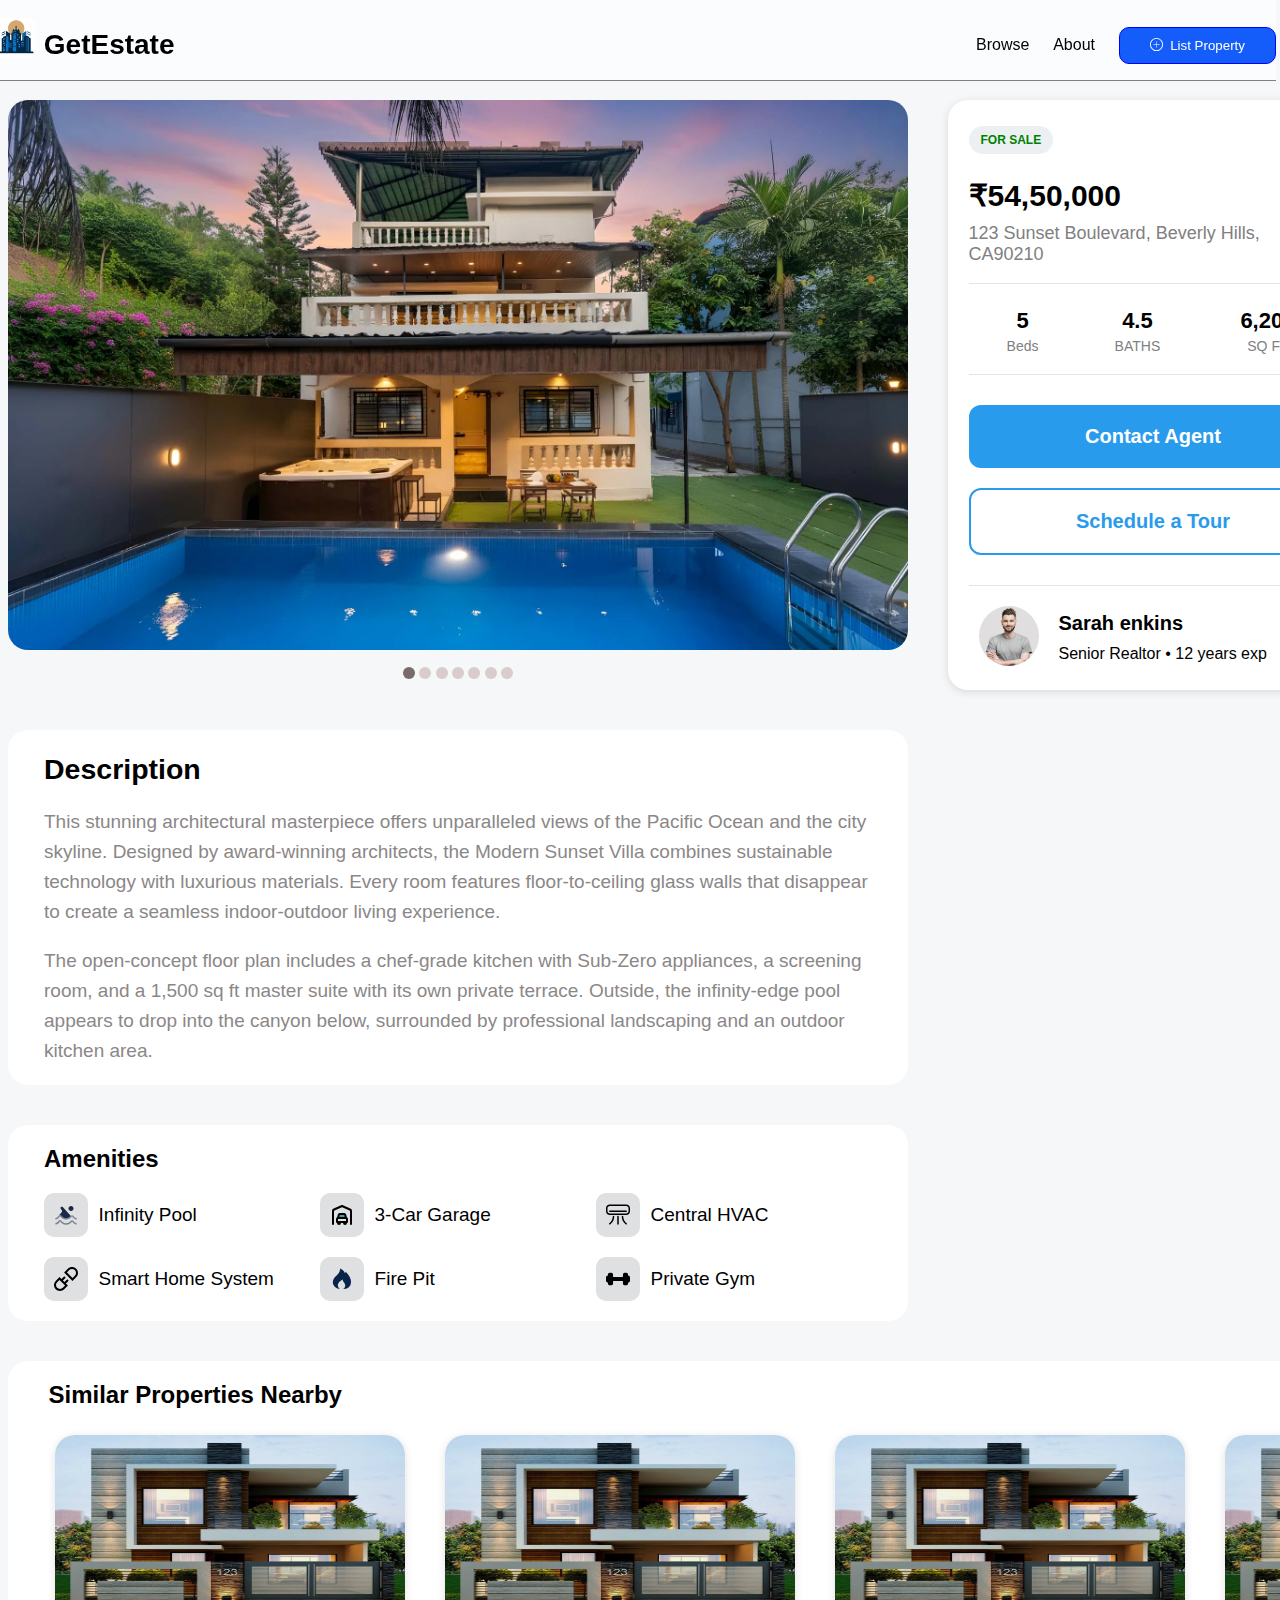
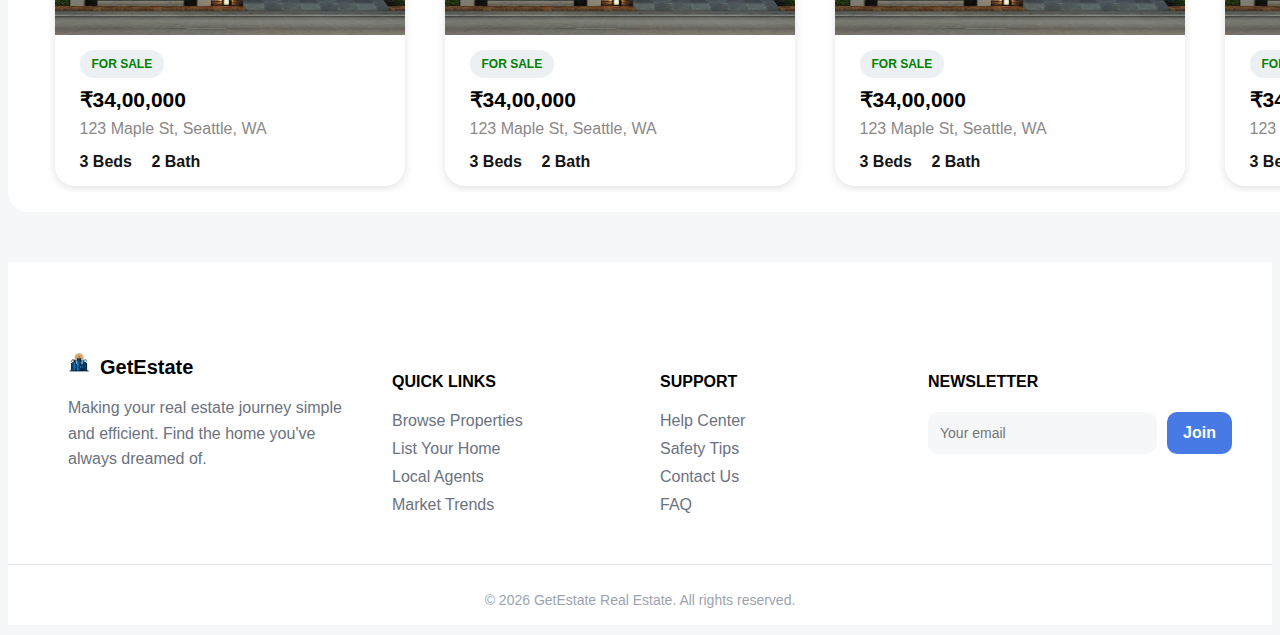
<file: property pages/property1.html>
<!DOCTYPE html>
<html lang="en">

<head>
    <meta charset="UTF-8">
    <meta name="viewport" content="width=device-width, initial-scale=1.0">
    <title>Document</title>
    <link rel="stylesheet" href="../styles/property1.css">

    <link rel="stylesheet" href="https://cdn.jsdelivr.net/npm/bootstrap-icons/font/bootstrap-icons.css">
    <link rel="stylesheet" href="../styles/property-modal.css">

</head>

<body>

    <header>
        <div class="main-head">
            <a class="name-logo" href="../index.html">
                <img src="../assets/images/icon-img.png" style="height: 40px; width: auto;">
                <span class="app-name">&nbsp;GetEstate</span>
            </a>
            <nav class="head-nav">
                <a href="../pages/browse.html">Browse</a>
                <a href="../index.html#footer">About</a>
                <button onclick="openPropertyModal()">
                    <span class="bi bi-plus-circle">&nbsp;&nbsp;List Property</span>
                </button>
            </nav>
        </div>
    </header>

    <main>
        <section class="images-info">
            <div class="carousal">
                <input type="radio" name="slides" id="img1" checked>
                <input type="radio" name="slides" id="img2">
                <input type="radio" name="slides" id="img3">
                <input type="radio" name="slides" id="img4">
                <input type="radio" name="slides" id="img5">
                <input type="radio" name="slides" id="img6">
                <input type="radio" name="slides" id="img7">

                <div class="slides">
                    <div class="slide s1">

                    </div>
                    <div class="slide s2">

                    </div>
                    <div class="slide s3">

                    </div>
                    <div class="slide s4">

                    </div>
                    <div class="slide s5">

                    </div>
                    <div class="slide s6">

                    </div>
                    <div class="slide s7">

                    </div>
                </div>


                <div class="slide-controls">
                    <label for="img1"></label>
                    <label for="img2"></label>
                    <label for="img3"></label>
                    <label for="img4"></label>
                    <label for="img5"></label>
                    <label for="img6"></label>
                    <label for="img7"></label>
                </div>

            </div>
            <aside>
                <div class="card">
                    <div class="card-header">
                        <div class="card-like-option">
                            <div>
                                <span>FOR SALE</span>
                            </div>
                            <div>
                                <span class="bi bi-heart-fill"></span>
                                <span class="bi bi-share-fill"></span>
                            </div>
                        </div>
                        <div class="card-amount">
                            ₹54,50,000
                        </div>
                        <p class="card-desc">
                            123 Sunset Boulevard, Beverly Hills, CA90210
                        </p>
                    </div>
                    <div class="card-body">
                        <div class="card-stats">
                            <div class="stat">
                                <span class="stat-value">5</span>
                                <span class="stat-label">Beds</span>
                            </div>
                            <div class="stat">
                                <span class="stat-value">4.5</span>
                                <span class="stat-label">BATHS</span>
                            </div>
                            <div class="stat">
                                <span class="stat-value">6,200</span>
                                <span class="stat-label">SQ FT</span>
                            </div>
                        </div>
                        <div class="card-buttons">
                            <button class="agent-btn">Contact Agent</button>
                            <button class="tour-btn">Schedule a Tour</button>
                        </div>
                    </div>
                    <div class="card-footer">
                        <div class="agent">
                            <img src="../assets/images/agent.jpeg" width="60px" alt="">
                        </div>
                        <div>
                            <span class="agent-name">Sarah enkins</span><br>
                            <span>Senior Realtor &bull; 12 years exp</span>
                        </div>
                    </div>
                </div>
            </aside>
        </section>

        <section class="property-desc">
            <div class="description">
                <h2>Description</h2>
                <p>
                    This stunning architectural masterpiece offers unparalleled views of
                    the Pacific Ocean and the city skyline. Designed by award-winning
                    architects, the Modern Sunset Villa combines sustainable technology
                    with luxurious materials. Every room features floor-to-ceiling glass walls that disappear to create
                    a
                    seamless indoor-outdoor living experience.
                </p>

                <p>
                    The open-concept floor plan includes a chef-grade kitchen with Sub-Zero appliances, a screening
                    room,
                    and a 1,500 sq ft master suite with its own private terrace. Outside, the infinity-edge pool appears
                    to
                    drop into the canyon below, surrounded by professional landscaping and an outdoor kitchen area.
                </p>
            </div>
        </section>


        <section class="property-amenity">
            <div class="amenities">
                <h2>Amenities</h2>
                <ul class="amenities-list">
                    <li><img src="../assets/images/amenities/swimming.svg" width="24px">&nbsp;&nbsp;<div>Infinity Pool
                        </div>
                    </li>
                    <li><img src="../assets/images/amenities/garage.svg" width="24px">&nbsp;&nbsp;3-Car Garage</li>
                    <li><img src="../assets/images/amenities/hvac.svg" width="24px">&nbsp;&nbsp;Central HVAC</li>
                    <li><img src="../assets/images/amenities/system.svg" width="24px">&nbsp;&nbsp;Smart Home System</li>
                    <li><img src="../assets/images/amenities/fire.svg" width="24px">&nbsp;&nbsp;Fire Pit</li>
                    <li><img src="../assets/images/amenities/gym.svg" width="24px">&nbsp;&nbsp;Private Gym</li>
                </ul>
            </div>
        </section>


        <section class="similar-property">
            <div class="nearby-properties">
                <h2>Similar Properties Nearby</h2>
                <div class="property-cards-list">
                    <a class="property-card" href="property1.html">
                        <div class="pcard-image">
                            <img src="../assets/images/house2.jpg" alt="bungalow-image">
                        </div>
                        <div class="pcard-details">
                            <div class="for-sale">
                                <span>FOR SALE</span>
                            </div>
                            <div class="pcard-price">
                                <span>₹34,00,000</span>
                                <p>123 Maple St, Seattle, WA</p>
                            </div>

                            <div class="pcard-prop-info">
                                <div class="rooms">
                                    <span>3 Beds</span>
                                    <span>2 Bath</span>
                                </div>
                            </div>
                        </div>
                    </a>


                    <a class="property-card" href="property1.html">
                        <div class="pcard-image">
                            <img src="../assets/images/house2.jpg" alt="bungalow-image">
                        </div>
                        <div class="pcard-details">
                            <div class="for-sale">
                                <span>FOR SALE</span>
                            </div>
                            <div class="pcard-price">
                                <span>₹34,00,000</span>
                                <p>123 Maple St, Seattle, WA</p>
                            </div>

                            <div class="pcard-prop-info">
                                <div class="rooms">
                                    <span>3 Beds</span>
                                    <span>2 Bath</span>
                                </div>
                            </div>
                        </div>
                    </a>


                    <a class="property-card" href="property1.html">
                        <div class="pcard-image">
                            <img src="../assets/images/house2.jpg" alt="bungalow-image">
                        </div>
                        <div class="pcard-details">
                            <div class="for-sale">
                                <span>FOR SALE</span>
                            </div>
                            <div class="pcard-price">
                                <span>₹34,00,000</span>
                                <p>123 Maple St, Seattle, WA</p>
                            </div>

                            <div class="pcard-prop-info">
                                <div class="rooms">
                                    <span>3 Beds</span>
                                    <span>2 Bath</span>
                                </div>
                            </div>
                        </div>
                    </a>

                    <a class="property-card" href="property1.html">
                        <div class="pcard-image">
                            <img src="../assets/images/house2.jpg" alt="bungalow-image">
                        </div>
                        <div class="pcard-details">
                            <div class="for-sale">
                                <span>FOR SALE</span>
                            </div>
                            <div class="pcard-price">
                                <span>₹34,00,000</span>
                                <p>123 Maple St, Seattle, WA</p>
                            </div>

                            <div class="pcard-prop-info">
                                <div class="rooms">
                                    <span>3 Beds</span>
                                    <span>2 Bath</span>
                                </div>
                            </div>
                        </div>
                    </a>


                    <a class="property-card" href="property1.html">
                        <div class="pcard-image">
                            <img src="../assets/images/house2.jpg" alt="bungalow-image">
                        </div>
                        <div class="pcard-details">
                            <div class="for-sale">
                                <span>FOR SALE</span>
                            </div>
                            <div class="pcard-price">
                                <span>₹34,00,000</span>
                                <p>123 Maple St, Seattle, WA</p>
                            </div>

                            <div class="pcard-prop-info">
                                <div class="rooms">
                                    <span>3 Beds</span>
                                    <span>2 Bath</span>
                                </div>
                            </div>
                        </div>
                    </a>
                </div>
            </div>
        </section>
    </main>

    <footer>
        <div class="site-footer">
            <div class="footer-name-logo">
                <div>
                    <img src="../assets/images/icon-img.png" style="height: 22px; width: auto;">
                    <span class="footer-app-name">&nbsp;GetEstate</span>
                </div>
                <p>
                    Making your real estate journey simple and efficient. Find the home you've always dreamed of.
                </p>
            </div>

            <nav class="footer-nav">
                <h4>QUICK LINKS</h4>
                <ul>
                    <li><a href="#">Browse Properties</a></li>
                    <li><a href="#">List Your Home</a></li>
                    <li><a href="#">Local Agents</a></li>
                    <li><a href="#">Market Trends</a></li>
                </ul>
            </nav>

            <nav class="footer-nav">
                <h4>SUPPORT</h4>
                <ul>
                    <li><a href="#">Help Center</a></li>
                    <li><a href="#">Safety Tips</a></li>
                    <li><a href="#">Contact Us</a></li>
                    <li><a href="#">FAQ</a></li>
                </ul>
            </nav>

            <div class="footer-newsletter">
                <h4>NEWSLETTER</h4>
                <form class="newsletter">
                    <input type="email" placeholder="Your email" class="news-email">
                    <button>Join</button>
                </form>
            </div>
        </div>

        <hr>

        <div class="copyright-info">
            &copy; 2026 GetEstate Real Estate. All rights reserved.
        </div>
    </footer>

    <script src="../main.js"></script>

</body>

</html>
</file>
<file: styles/index.css>
:root {
    --bg-color: #ffffff;
    --surface-color: #f6f7f9;
    --btn-bgcolor: #155dfb;
    --primary-color: #000000;
    --color-faded: #343434;
}

html[data-theme="dark"] {
    --bg-color: #0f0f0f;
    --surface-color: #1c1d1e;
    --btn-bgcolor: #155dfb;
    --primary-color: #ffffff;
    --color-faded: #e7e5e5;
}

body {
    font-family: sans-serif;
    background-color: var(--surface-color);
    color: var(--primary-color);
}

.main-head a {
    color: black;
}


header {
    justify-items: center;
    border-bottom: 0.8px solid gray;
    color: var(--primary-color);
    position: fixed;
    margin-left: -8px;
    top: 0;
    width: 100%;
    background: rgba(255, 255, 255, 0.6);
    backdrop-filter: blur(20px);
    z-index: 100;
    height: 80px;
    display: flex;
    align-items: center;
}

.name-logo {
    display: flex;
    align-items: center;
    text-decoration: none;
}

.main-head {
    max-width: 1300px;
    width: 100%;
    margin: 0 auto;
    display: flex;
    justify-content: space-between;
    padding: 30px 0px 20px 0px;

}


.app-name {
    display: inline-flex;
    font-size: 28px;
    font-weight: bold;
}



.head-nav {
    width: 300px;
    display: flex;
    justify-content: space-between;
    align-items: center;
    font-weight: 500;
}


.head-nav a {
    text-decoration: none;
    color: var(--color-faded);
}

.head-nav button {
    padding: 10px 15px;
    border-radius: 10px;
    border: 1px solid blue;
    color: white;
    background-color: var(--btn-bgcolor);
}


main {
    margin-top: 110px;
    justify-items: center;
    margin-bottom: 200px;
}

.search-section {
    max-width: 1300px;
    width: 100%;
    margin: 0 auto;
    height: 500px;
    background-image:
        linear-gradient(rgba(0, 0, 0, 0.55), rgba(0, 0, 0, 0.35)),
        url("../assets/images/bungalow.jpeg");
    background-size: cover;
    background-repeat: no-repeat;
    margin-top: 30px;
    border-radius: 20px;
    display: flex;
    justify-content: center;
}

.search-text {
    text-align: center;
    display: flex;
    flex-direction: column;
    align-items: center;
}

.search-text h2 {
    width: 1000px;
    color: white;
    font-size: 80px;
    margin-bottom: -10px;
}


.search-text p {
    color: rgb(224, 205, 205);
    font-size: 20px;
    text-align: center;
    line-height: 30px;
}

.browse-btn {
    margin-top: 50px;
}

.browse-btn a {
    display: inline-block;
    font-size: 22px;
    color: white;
    background-color: #0e4dd5;
    font-weight: bold;
    border: none;
    border-radius: 50px;
    padding: 20px 30px;
    text-decoration: none;
    transition: transform 0.1s ease;
}

.browse-btn a:hover {
    cursor: pointer;
    box-shadow: 0px 0px 10px rgba(72, 122, 229, 1);
    transform: scale(1.1);
}

.browse-btn a:active {
    background-color: #0840b9;
    
}

.search-text {
    width: 700px;
    text-align: center;
    margin-top: 40px;
    height: 100vh;
}

.search-filter {
    display: flex;
    justify-content: space-between;
    background-color: #ffffff;
    border-radius: 10px;
    padding: 20px;
}

.search-filter>div {
    display: flex;
    justify-content: space-between;
    border-left: 1px solid rgb(221, 206, 206);
    padding-left: 10px;
    gap: 10px;
}

.searchInput {
    border: none;
    background-color: #ffffff;
    padding: 10px 5px;
    font-size: 16px;
}

.searchInput:focus {
    outline: none;
}

.price-select {
    border: none;
    background-color: #f3f0f0;
    padding: 8px 18px 8px 10px;
    border-radius: 10px;
    font-size: 15px;
}

.filter-button {
    border: none;
    font-size: 18px;
    color: #ffffff;
    font-weight: 500;
    padding: 8px 18px;
    border-radius: 10px;
    background-color: #487ae5;
    cursor: pointer;
}

.filter-button:active {
    background-color: #2862df;
}

.filter-section {
    max-width: 1300px;
    width: 100%;
    margin: 0 auto;
}

.house-filters {
    display: flex;
    justify-content: flex-start;
    align-items: center;
    margin: 30px 0px;
    column-gap: 8px;
}


.house-filters .opt-filters {
    padding: 10px 20px;
    font-size: 16px;
    border-radius: 20px;
    background-color: #ffffff;
    border: 1px solid #e7e3e3;

}

.divider {
    width: 1px;
    height: 35px;
    background-color: #ccc;
    margin: 0 15px;
}


.detail-cards {
    display: grid;
    grid-template-columns: 4fr 4fr 4fr;
    justify-items: center;
    gap: 30px;
}

.property-section {
    max-width: 1300px;
    width: 100%;
    margin: 0 auto;
}

.property-card {
    width: 400px;
    background-color: #ffffff;
    border-radius: 20px;
    overflow: hidden;
    box-shadow: rgba(99, 99, 99, 0.2) 0px 2px 8px 0px;
    cursor: pointer;
}

.pcard-image img {
    width: 100%;
    height: 230px;
    display: block;
}

.pcard-title {
    font-size: 21px;
    font-weight: bold;
}

.pcard-details {
    padding: 15px 25px;
}

.pcard-price {
    font-size: 20px;
    font-weight: bold;
    color: #2862df;
    margin: 15px 0px;
}

.pcard-add {
    font-size: 17px;
    font-weight: 400;
    margin: 15px 0px;
    color: #4a4848;
}


.pcard-prop-info {
    display: flex;
    column-gap: 15px;
    margin: 15px 0px;
    color: gray;
}

.pcard-prop-info>div {
    display: flex;
    align-items: center;
    gap: 6px;
}


footer {
    background-color: #ffffff;
    padding-top: 50px;
}

.site-footer {
    max-width: 1300px;
    margin: 0 auto;
    padding: 40px;
    display: grid;
    grid-template-columns: 4fr 3fr 3fr 4fr;
    gap: 40px;
}

.footer-name-logo {
    width: 250px;
    padding-top: 20px;
}

.footer-name-logo p {
    color: #6b7280;
}

.footer-app-name {
    font-size: 20px;
    font-weight: bold;
}

.footer-nav ul {
    list-style: none;
    margin: 0px;
    padding: 0px;
}

.footer-nav li {
    margin: 10px 0px;
}

.footer-nav>ul>li>a {
    text-decoration: none;
    color: #6b7280;
}

.news-email {
    border: none;
    padding: 12px;
    background-color: #f6f7f9;
    border-radius: 10px;
}

.news-email+button {
    border: none;
    padding: 9px 14px;
    font-size: 18px;
    font-weight: bold;
    color: #ffffff;
    border-radius: 10px;
    background-color: #487ae5;
    cursor: pointer;
}

.news-email+button:active {
    background-color: #2862df;
}

.copyright-info {
    display: flex;
    justify-content: center;
    align-items: center;
    height: 60px;
    color: #9ca3af;
    font-size: 14px;
}

.detail-cards a:active,
.detail-cards a:link,
.detail-cards a:visited {
    color: black;
    text-decoration: none;
}

.page-header {
    text-align: center;
    padding: 80px 20px;
    margin-bottom: 40px;
}

.page-header h1 {
    font-size: 56px;
    margin-bottom: 16px;
    color: #0636a7;
    background-clip: text;
    letter-spacing: -1px;
}

.stat-value {
    font-size: 42px;
    font-weight: 800;
    margin: 10px 0;
    background: linear-gradient(90deg, #155dfb, #a020f0);
    background-clip: text;
}

.page-header p {
    color: var(--color-faded);
    font-size: 20px;
    max-width: 600px;
    margin: 0 auto;
    line-height: 1.6;
}

.btn-primary {
    background: var(--btn-bgcolor);
    color: white;
    padding: 15px 30px;
    border-radius: 12px;
    border: none;
    font-weight: 600;
    cursor: pointer;
    font-size: 16px;
    transition: background 0.2s;
    width: 100%;
}

.btn-primary:hover {
    background: #0f4bd8;
}

/* Why Choose Us Section */
.why-choose-us {
    padding: 60px 20px;
    max-width: 1200px;
    margin: 0 auto;
    text-align: center;
}

.why-choose-us h2 {
    margin-bottom: 40px;
    font-size: 2.5rem;
}

.benefits-grid {
    display: grid;
    grid-template-columns: 4fr 4fr 4fr;
    gap: 30px;
}

.benefit-card {
    padding: 30px;
    background: var(--bg-color);
    border-radius: 20px;
    box-shadow: 0 10px 30px rgba(0, 0, 0, 0.05);
}

.benefit-icon {
    font-size: 3rem;
    color: #155dfb;
    margin-bottom: 20px;
    display: block;
}

.benefit-title {
    margin-bottom: 15px;
}

.benefit-desc {
    color: gray;
}

/* Property Section Extras */
.property-section h2 {
    text-align: center;
    margin-bottom: 40px;
}

.view-all-container {
    text-align: center;
    margin-top: 40px;
}

.view-all-btn {
    display: inline-block;
    padding: 15px 40px;
    background: #155dfb;
    color: white;
    border-radius: 30px;
    text-decoration: none;
    font-weight: 500;
    font-size: 1.1rem;
    transition: transform 0.2s;
}

/* Testimonials Section */
.testimonials-section {
    padding: 80px 20px;
    background: #f8f9fa;
}

.testimonials-container {
    max-width: 1000px;
    margin: 0 auto;
    text-align: center;
}

.testimonials-container h2 {
    margin-bottom: 50px;
}

.testimonials-grid {
    display: grid;
    grid-template-columns: repeat(2, 1fr);
    gap: 40px;
    text-align: left;
}

.testimonial-card {
    background: white;
    padding: 30px;
    border-radius: 20px;
    box-shadow: 0 5px 20px rgba(0, 0, 0, 0.05);
}

.testimonial-stars {
    color: #ffb400;
    font-size: 1.2rem;
    margin-bottom: 20px;
}

.testimonial-text {
    font-size: 1.1rem;
    line-height: 1.6;
    margin-bottom: 20px;
    color: #333;
}

.testimonial-user {
    display: flex;
    align-items: center;
    gap: 15px;
}

.user-avatar {
    background: #ddd;
    width: 50px;
    height: 50px;
    border-radius: 50%;
}

.user-info h4 {
    margin: 0;
}

.user-role {
    font-size: 0.9rem;
    color: gray;
}
</file>
<file: styles/property-modal.css>
.myDialog::backdrop {
    background: rgba(0, 0, 0, 0.6);
}

.myDialog {
    border-radius: 20px;
    border: 1px solid #e7e3e3;
    width: 700px;
    height: 700px;
    background-color: var(--surface-color);
}

.list-header {
    display: flex;
    flex-direction: column;
    align-items: center;
    text-align: center;
    margin-top: -20px;
}

.list-header p {
    margin-top: -10px;
    color: rgb(106, 103, 103);
}

.list-body {
    background-color: var(--bg-color);
    border-radius: 10px;
    border: 1px solid #e7e3e3;
    padding: 30px;
}

.prop-info {
    margin-bottom: 40px;
}

.prop-info label {
    font-size: 17px;
    font-weight: 500;
}

.prop-info>input,
.prop-info textarea {
    font-family: inherit;
    width: 610px;
    font-size: 16px;
    padding: 12px;
    margin-top: 5px;
    border-radius: 8px;
    color: #2c2b2b;
    border: 1px solid #e7e3e3;
}

.prop-tp input,
.prop-tp select {
    font-size: 17px;
    padding: 12px;
    margin-top: 5px;
    border-radius: 8px;
    color: #2c2b2b;
    border: 1px solid #e7e3e3;
}

.prop-tp span {
    position: absolute;
    margin-top: 18px;
    margin-left: 10px;
    color: #555;
    pointer-events: none;
}

.prop-tp input {
    width: 280px;
    padding-left: 25px;
}

.prop-tp select {
    width: 280px;
}


.type-price {
    display: flex;
    justify-content: space-between;
    margin-bottom: 40px;
}


.prop-specs {
    display: flex;
    justify-content: space-between;
    margin-bottom: 40px;
}

.spec-item label {
    font-size: 17px;
    font-weight: 500;
}

.spec-item input {
    width: 180px;
    font-family: inherit;
    font-size: 17px;
    padding: 12px;
    margin-top: 5px;
    border-radius: 8px;
    color: #2c2b2b;
    border: 1px solid #e7e3e3;
}

.prop-info {
    font-size: 17px;
}

.spec-item input::placeholder {
    color: rgb(173, 168, 168);
}


.prop-info input::placeholder,
.prop-info textarea::placeholder {
    font-family: inherit;
    color: rgb(173, 168, 168);
}

.prop-images-sec {
    display: inline-block;
    display: flex;
    width: 635px;
    height: 150px;
    border: 2px dashed rgb(139, 199, 223);
    border-radius: 10px;
    background-color: rgba(135, 206, 235, 0.2);
    justify-content: center;
    align-items: center;
    margin-top: 5px;
}

.modal-btn {
    display: flex;
    justify-content: flex-end;
}

.modal-save {
    font-size: 20px;
    padding: 8px 16px;
    color: #fff;
    border: 1px solid rgb(19, 130, 19);
    border-radius: 12px;
    background-color: rgb(15, 164, 15);
    transition: transform 0.1s ease;
}

.modal-cancel {
    font-size: 20px;
    padding: 8px 16px;
    color: #0f0f0f;
    border: 1px solid #838080;
    border-radius: 12px;
    margin-right: 10px;
    background-color: var(--surface-color);
    transition: transform 0.1s ease;
}

.modal-save:hover,
.modal-cancel:hover {
    cursor: pointer;

}

.modal-save:active {
    background-color: rgb(22, 110, 22);
    transform: scale(0.96);
}

.modal-cancel:active {
    background-color: #e3e5e8;
    transform: scale(0.96);
}
</file>
<file: styles/contact-us.css>
/* Contact Us */
.contact-container {
    max-width: 1000px;
    margin: 0 auto;
    padding: 0 20px;
    display: grid;
    grid-template-columns: 1fr 1fr;
    gap: 60px;
    align-items: start;
}

.contact-info-card {
    background: #101010;
    color: white;
    padding: 50px;
    border-radius: 30px;
}

.info-item {
    display: flex;
    gap: 20px;
    margin-bottom: 30px;
    align-items: center;
}

.contact-form {
    width: 400px;
    background: var(--bg-color);
    padding: 40px;
    border-radius: 30px;
    box-shadow: 0 10px 40px rgba(0, 0, 0, 0.05);
}

.form-group {
    margin-bottom: 25px;
}

.form-group label {
    display: block;
    margin-bottom: 8px;
    font-weight: 500;
}

.form-group input,
.form-group textarea {
    width: 90%;
    padding: 15px;
    border: 2px solid #eee;
    border-radius: 12px;
    font-size: 16px;
    transition: border-color 0.3s ease;
}

.form-group input:focus,
.form-group textarea:focus {
    border-color: var(--btn-bgcolor);
    outline: none;
}
</file>
<file: styles/market-trends.css>
.trends-container {
    max-width: 1300px;
    margin: 0 auto;
    padding: 0 20px;
    display: grid;
    grid-template-columns: repeat(12, 1fr);
    gap: 30px;
}

.trend-card {
    background: var(--bg-color);
    border-radius: 24px;
    padding: 30px;
    box-shadow: 0 5px 20px rgba(0, 0, 0, 0.05);
}

.trend-card.full {
    grid-column: span 12;
}

.trend-card.half {
    grid-column: span 6;
}


.card-flex {
    min-height: 300px;
    display: flex;
    flex-direction: column;
    justify-content: center;
}

.trend-up {
    color: green;
}

.trend-down {
    color: red;
}

/* Chart */
.chart-container {
    display: flex;
    align-items: flex-end;
    justify-content: space-between;
    height: 200px;
    margin-top: 20px;
    padding-bottom: 10px;
    border-bottom: 1px solid #ddd;
}

.chart-bar {
    width: 12%;
    border-radius: 5px 5px 0 0;
}

.bar-1 {
    background: #e0e7ff;
    height: 40%;
}

.bar-2 {
    background: #c7d2fe;
    height: 55%;
}

.bar-3 {
    background: #a5b4fc;
    height: 45%;
}

.bar-4 {
    background: #818cf8;
    height: 65%;
}

.bar-5 {
    background: #6366f1;
    height: 80%;
}

.bar-6 {
    background: #4f46e5;
    height: 75%;
}

.chart-labels {
    display: flex;
    justify-content: space-between;
    color: gray;
    font-size: 12px;
    margin-top: 5px;
}

/* List */
.neighborhood-list {
    list-style: none;
    padding: 0;
    margin-top: 20px;
}

.neighborhood-item {
    display: flex;
    justify-content: space-between;
    padding: 15px 0;
    border-bottom: 1px solid #eee;
}

.neighborhood-item:last-child {
    border-bottom: none;
}

.price-bold {
    font-weight: bold;
}

/* Subscribe Card */
.subscribe-card {
    text-align: center;
    background: #155dfb;
    color: white;
}

.subscribe-text {
    margin: 15px 0 25px;
}

.subscribe-form {
    max-width: 400px;
    margin: 0 auto;
    display: flex;
    gap: 10px;
}

.subscribe-input {
    flex: 1;
    padding: 12px;
    border-radius: 10px;
    border: none;
}

.subscribe-btn {
    background: white;
    color: #155dfb;
    border: none;
    padding: 12px 25px;
    border-radius: 10px;
    font-weight: bold;
    cursor: pointer;
}
</file>
<file: styles/safety-tips.css>
.safety-grid {
    display: grid;
    grid-template-columns: repeat(auto-fit, minmax(300px, 1fr));
    gap: 30px;
    max-width: 1300px;
    margin: 0 auto;
    padding: 0 20px;
}

.safety-card {
    background: var(--bg-color);
    padding: 40px;
    border-radius: 20px;
    border-left: 5px solid var(--btn-bgcolor);
}
</file>
<file: styles/property1.css>
:root {
    --bg-color: #ffffff;
    --surface-color: #f6f7f9;
    --btn-bgcolor: #155dfb;
    --primary-color: #000000;
    --color-faded: #343434;
}

html[data-theme="dark"] {
    --bg-color: #0f0f0f;
    --surface-color: #1c1d1e;
    --btn-bgcolor: #155dfb;
    --primary-color: #ffffff;
    --color-faded: #e7e5e5;
}

body {
    font-family: sans-serif;
    background-color: var(--surface-color);
    color: var(--primary-color);
    justify-items: center;
}


header {
    justify-items: center;
    border-bottom: 0.8px solid gray;
    color: var(--primary-color);
    position: fixed;
    margin-left: -8px;
    top: 0;
    width: 100%;
    background: rgba(255, 255, 255, 0.6);
    backdrop-filter: blur(20px);
    z-index: 100;
    height: 80px;
    display: flex;
    align-items: center;
}

.main-head {
    max-width: 1300px;
    width: 100%;
    margin: 0 auto;
    display: flex;
    justify-content: space-between;
    padding: 30px 0px 20px 0px;

}

.name-logo {
    display: flex;
    align-items: center;
    text-decoration: none;
}

.main-head a:active,
.main-head a:visited,
.main-head a:link {
    color: #000000;
    text-decoration: none;
}


.app-name {
    display: inline-flex;
    font-size: 28px;
    font-weight: bold;
}

.name-logo img {
    margin-top: -14px;
}

.head-nav {
    width: 300px;
    display: flex;
    justify-content: space-between;
    font-weight: 500;
    align-items: center;
}


.head-nav button {
    padding: 10px 15px;
    border-radius: 10px;
    border: 1px solid blue;
    color: white;
    background-color: var(--btn-bgcolor);
}

.bi-plus-circle {
    padding: 10px 15px;
    border-radius: 10px;
    color: white;
    background-color: var(--btn-bgcolor);
}


.carousal input {
    display: none;
}

.slide {
    width: 100%;
    flex-shrink: 0;
    transition: transform 0.6s ease;
}


.slides {
    width: 900px;
    height: 550px;
    overflow: hidden;
    display: flex;
    border-radius: 20px;
}

#img1:checked~.slides .slide {
    transform: translate(0%);
}

#img2:checked~.slides .slide {
    transform: translate(-100%);
}

#img3:checked~.slides .slide {
    transform: translate(-200%);
}

#img4:checked~.slides .slide {
    transform: translate(-300%);
}

#img5:checked~.slides .slide {
    transform: translate(-400%);
}

#img6:checked~.slides .slide {
    transform: translate(-500%);
}

#img7:checked~.slides .slide {
    transform: translate(-600%);
}

.slide-controls {
    text-align: center;
    margin-top: 15px;
}



.s1 {
    background: url("../../assets/images/house1/property_home.webp");
    width: 100%;
    background-size: 100% auto;
    background-repeat: no-repeat;
    background-position: center;

}

.s2 {
    background: url("../../assets/images/house1/property1.webp");
    width: 100%;
    background-size: 100% auto;
    background-repeat: no-repeat;
    background-position: center;

}

.s3 {
    background: url("../../assets/images/house1/property2.webp");
    width: 100%;
    background-size: 100% auto;
    background-repeat: no-repeat;
    background-position: center;

}

.s4 {
    background: url("../../assets/images/house1/property3.webp");
    width: 100%;
    background-size: 100% auto;
    background-repeat: no-repeat;
    background-position: center;
}

.s5 {
    background: url("../../assets/images/house1/property4.webp");
    width: 100%;
    background-size: 100% auto;
    background-repeat: no-repeat;
    background-position: center;
}

.s6 {
    background: url("../../assets/images/house1/property5.jpg");
    width: 100%;
    background-size: 100% auto;
    background-repeat: no-repeat;
    background-position: center;
}

.s7 {
    background: url("../../assets/images/house1/property6.webp");
    width: 100%;
    background-size: 100% auto;
    background-repeat: no-repeat;
    background-position: center;
}


.slide-controls label {
    display: inline-block;
    padding: 6px;
    background-color: #d8cccc;
    border-radius: 10px;

}

#img1:checked~.slide-controls label[for="img1"],
#img2:checked~.slide-controls label[for="img2"],
#img3:checked~.slide-controls label[for="img3"],
#img4:checked~.slide-controls label[for="img4"],
#img5:checked~.slide-controls label[for="img5"],
#img6:checked~.slide-controls label[for="img6"],
#img7:checked~.slide-controls label[for="img7"] {
    background-color: #786b6b;
}

main {
    display: flex;
    flex-direction: column;
    width: 1350px;
    margin: 0px auto;
    margin-top: 100px;
}

.images-info {
    display: flex;
    column-gap: 40px;
}



aside {
    background-color: #ffffff;
    width: 500px;
    height: 590px;
    border-radius: 20px;
    display: flex;
    justify-content: center;
    align-items: center;
    box-shadow: rgba(99, 99, 99, 0.2) 0px 2px 8px 0px;

}

.card {
    width: 90%;
    height: 90%;
    background-color: #ffffff;
    border-radius: 20px;
}

.card-like-option {
    display: flex;
    justify-content: space-between;
}

.card-like-option>div:first-child>span {
    font-size: 12px;
    font-weight: bold;
    padding: 7px 12px;
    border-radius: 20px;
    background-color: #edf0f3;
    color: green;
}

.bi-share-fill,
.bi-heart-fill {
    padding-left: 20px;
    color: gray;
}

.card-amount {
    font-size: 30px;
    font-weight: bold;
    margin-top: 30px;
}

.card-desc {
    margin-top: 10px;
    font-size: 18px;
    color: gray;
    font-weight: 300;
}

.card-stats {
    display: flex;
    justify-content: space-around;
    text-align: center;
    padding: 20px 0px;
    border-top: 1px solid #e7e3e3;
    border-bottom: 1px solid #e7e3e3;
}

.stat {
    display: flex;
    flex-direction: column;
}

.stat-value {
    font-size: 22px;
    font-weight: 600;
    padding: 4px;
}

.stat-label {
    font-weight: 300;
    font-size: 14px;
    color: gray;
}


.card-buttons {
    display: flex;
    flex-direction: column;
    row-gap: 20px;
    padding: 30px 0px;
    border-bottom: 1px solid #e7e3e3;
}


.card-buttons button {
    padding: 20px;
    font-size: 20px;
    font-weight: bold;
    border-radius: 12px;
    cursor: pointer;
}

.agent-btn {
    color: #fff;
    background-color: #299bec;
    border: none;
}

.agent-btn:active {
    background-color: #118fe9;
}

.tour-btn {
    color: #299bec;
    background-color: #fff;
    border: 2px solid #299bec;
}


.agent img {
    border-radius: 60px;
}

.agent-name {
    font-size: 20px;
    font-weight: 600;
    display: inline-block;
    padding-bottom: 10px;
}

.card-footer {
    display: flex;
    column-gap: 20px;
    margin-top: 20px;
    align-items: center;
    padding-left: 10px;
}

.property-desc {
    background-color: #fff;
    border-radius: 20px;
    width: 900px;
    justify-items: center;
    margin-top: 40px;
}

.description {
    width: 92%;
    font-size: 19px;
    font-weight: 310;
    line-height: 30px;
}

.description p {
    color: #8b8787;
}

.property-amenity {
    background-color: #fff;
    border-radius: 20px;
    width: 900px;
    justify-items: center;
    margin-top: 40px;

}

.amenities {
    width: 92%;
    padding-bottom: 20px;
}

.amenities-list {
    list-style: none;
    display: grid;
    grid-template-columns: 4fr 4fr 4fr;
    row-gap: 20px;
    margin: 0;
    padding: 0;
}

.amenities-list li img {
    padding: 10px;
    border-radius: 10px;
    background-color: #dfe0e1;
}

.amenities-list li {
    display: flex;
    align-items: center;
    font-size: 19px;
}

.similar-property {
    margin-top: 40px;
    background-color: #fff;
    border-radius: 20px;
    justify-items: center;
}

.nearby-properties {
    width: 94%;
    padding-bottom: 20px;
}

.property-cards-list {
    display: flex;
    overflow-x: auto;
    overflow-y: hidden;
    white-space: nowrap;
    padding: 6px;
    scroll-behavior: smooth;
    gap: 40px;
}

.property-cards-list::-webkit-scrollbar {
    display: none;
}

.property-card {
    width: 350px;
    background-color: #ffffff;
    border-radius: 20px;
    overflow: hidden;
    box-shadow: rgba(99, 99, 99, 0.2) 0px 2px 8px 0px;
    cursor: pointer;
    flex-shrink: 0;
}

.pcard-image img {
    width: 100%;
    height: 200px;
    display: block;
}

.pcard-details {
    padding: 15px 25px;
}

.for-sale {
    width: 60px;
    font-size: 12px;
    font-weight: bold;
    padding: 7px 12px;
    border-radius: 20px;
    background-color: #edf0f3;
    color: green;
}

.pcard-price span {
    font-size: 21px;
    font-weight: bold;
    display: inline-block;
    margin-top: 10px;
}

.pcard-price p {
    font-size: 16px;
    font-weight: 300;
    margin: 8px 0px 0px 0px;
    color: #8c8888;
}

.pcard-prop-info {
    margin-top: 15px;
}


.rooms span {
    display: inline-block;
    padding-right: 15px;
    font-weight: 580;
    color: #141414;
}

.property-cards-list a:active,
.property-cards-list a:link,
.property-cards-list a:visited {
    color: black;
    text-decoration: none;
}









footer {
    background-color: #ffffff;
    padding-top: 50px;
    margin-top: 50px;
    padding-bottom: 20px;
}

.site-footer {
    margin: 10 auto;
    padding: 40px;
    display: grid;
    grid-template-columns: 4fr 3fr 3fr 4fr;
    gap: 40px;
}

.footer-name-logo {
    margin-left: 20px;
}

.footer-name-logo p {
    color: #6b7280;
    line-height: 1.6;
}

.footer-app-name {
    font-size: 20px;
    font-weight: bold;
}

.footer-nav ul {
    list-style: none;
    margin: 0;
    padding: 0;
}

.footer-nav li {
    margin: 10px 0;
}

.footer-nav>ul>li>a {
    text-decoration: none;
    color: #6b7280;
}

.footer-nav>ul>li>a:hover {
    color: #111827;
}

.footer-newsletter form {
    display: flex;
    gap: 10px;
    margin-top: 10px;
}

.news-email {
    flex: 1;
    border: none;
    padding: 12px;
    background-color: #f6f7f9;
    border-radius: 10px;
    font-size: 14px;
}

.footer-newsletter button {
    border: none;
    padding: 12px 16px;
    font-size: 16px;
    font-weight: bold;
    color: #ffffff;
    border-radius: 10px;
    background-color: #487ae5;
    cursor: pointer;
}

.footer-newsletter button:active {
    background-color: #2862df;
}

footer hr {
    border: none;
    height: 1px;
    background-color: #e5e7eb;
    margin: 0;
}

.copyright-info {
    display: flex;
    justify-content: center;
    align-items: center;
    height: 70px;
    margin-bottom: -30px;
    color: #9ca3af;
    font-size: 14px;
}

@media (orientation: portrait) {
    .main-head {
        flex-direction: column;
        align-items: center;
        padding: 20px;
    }

    .head-nav {
        width: 100%;
        margin-top: 15px;
        justify-content: center;
        gap: 20px;
        margin-bottom: 20px;
    }

    header {
        height: auto;
    }

    main {
        width: 100%;
        margin-top: 20px;
    }

    .images-info {
        flex-direction: column;
        align-items: center;
    }

    .slides,
    .slide {
        width: 100%;
        height: auto;
        aspect-ratio: 16/9;
    }

    aside {
        width: 100%;
        margin-top: 20px;
        height: auto;
        padding-bottom: 20px;
        box-shadow: none;
    }

    .card {
        width: 100%;
        padding: 20px;
    }

    .property-desc,
    .property-amenity,
    .similar-property {
        width: 100%;
        border-radius: 0;
    }

    .amenities-list {
        grid-template-columns: 1fr;
    }

    .site-footer {
        grid-template-columns: 1fr;
        padding: 20px;
    }

    .footer-name-logo {
        margin-left: 0;
        text-align: center;
    }

    .footer-newsletter form {
        flex-direction: column;
    }

    .property-cards-list {
        padding: 20px;
    }
}
</file>
